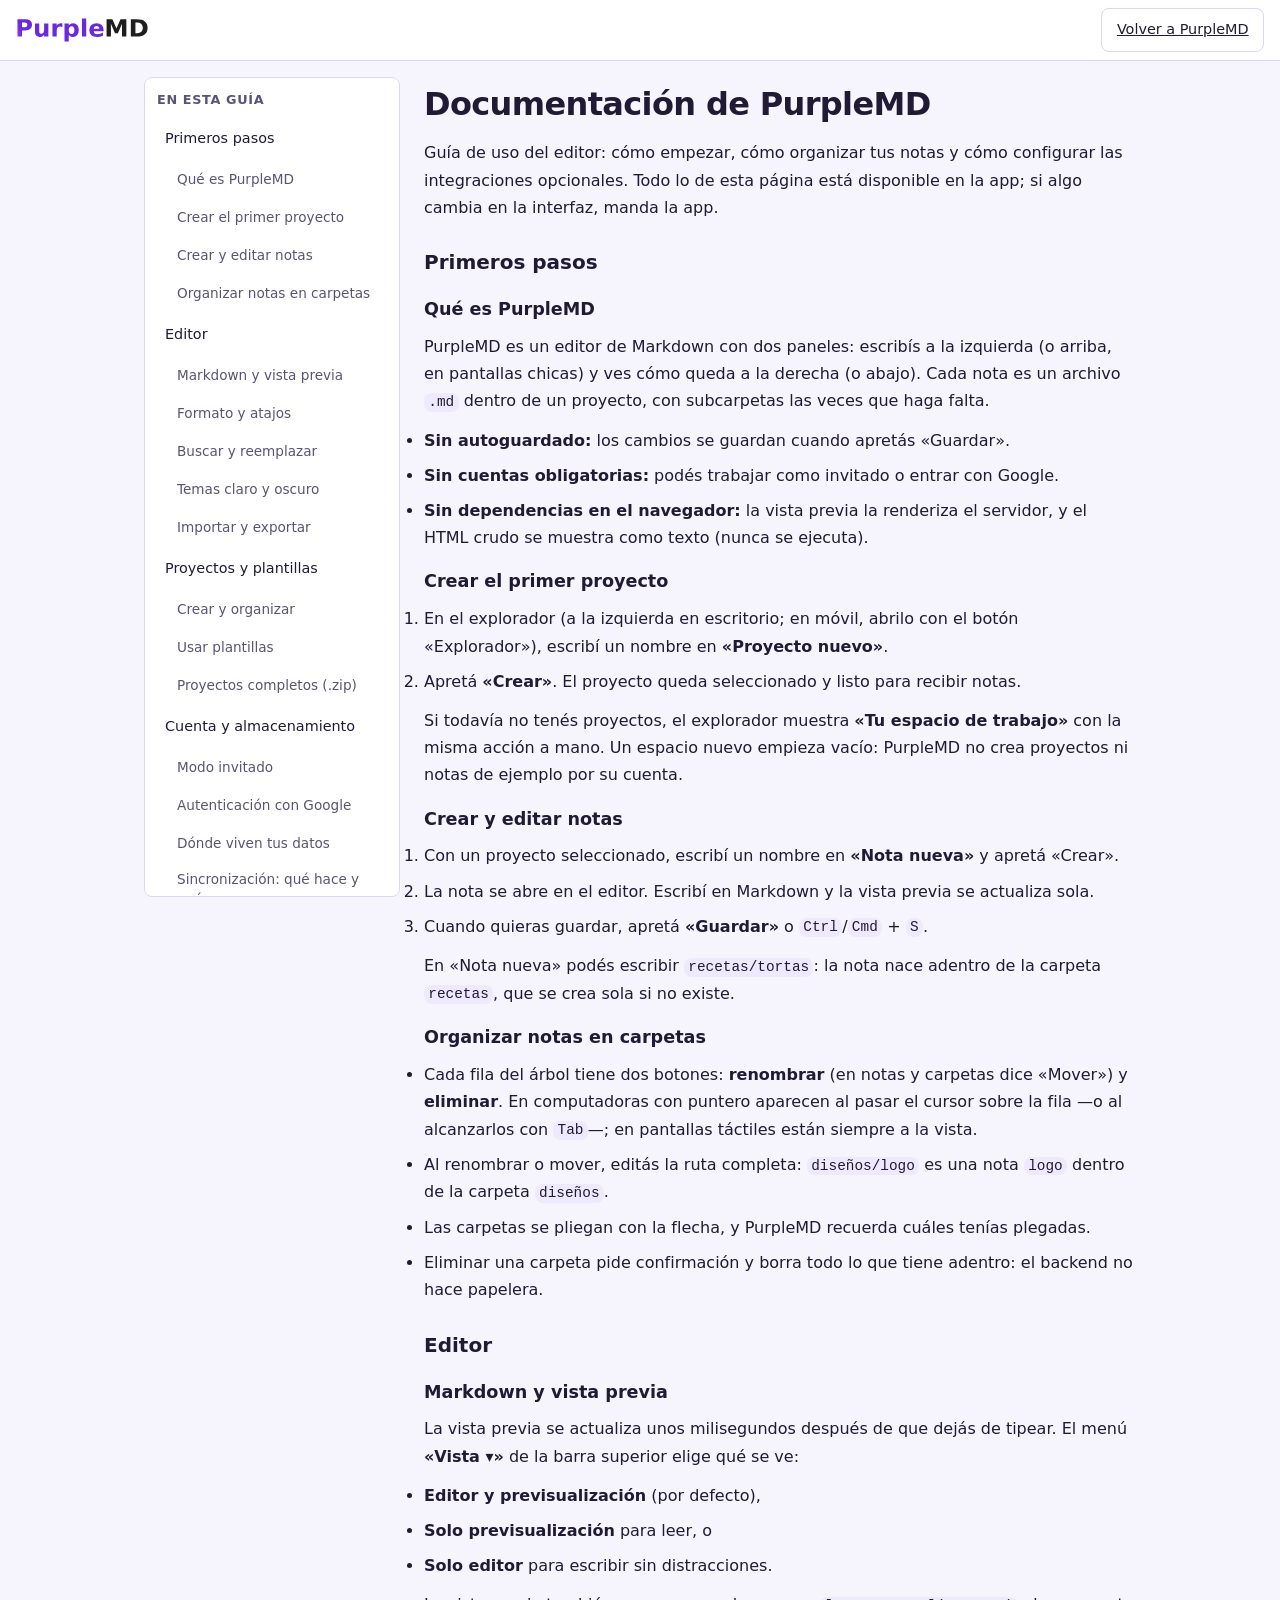
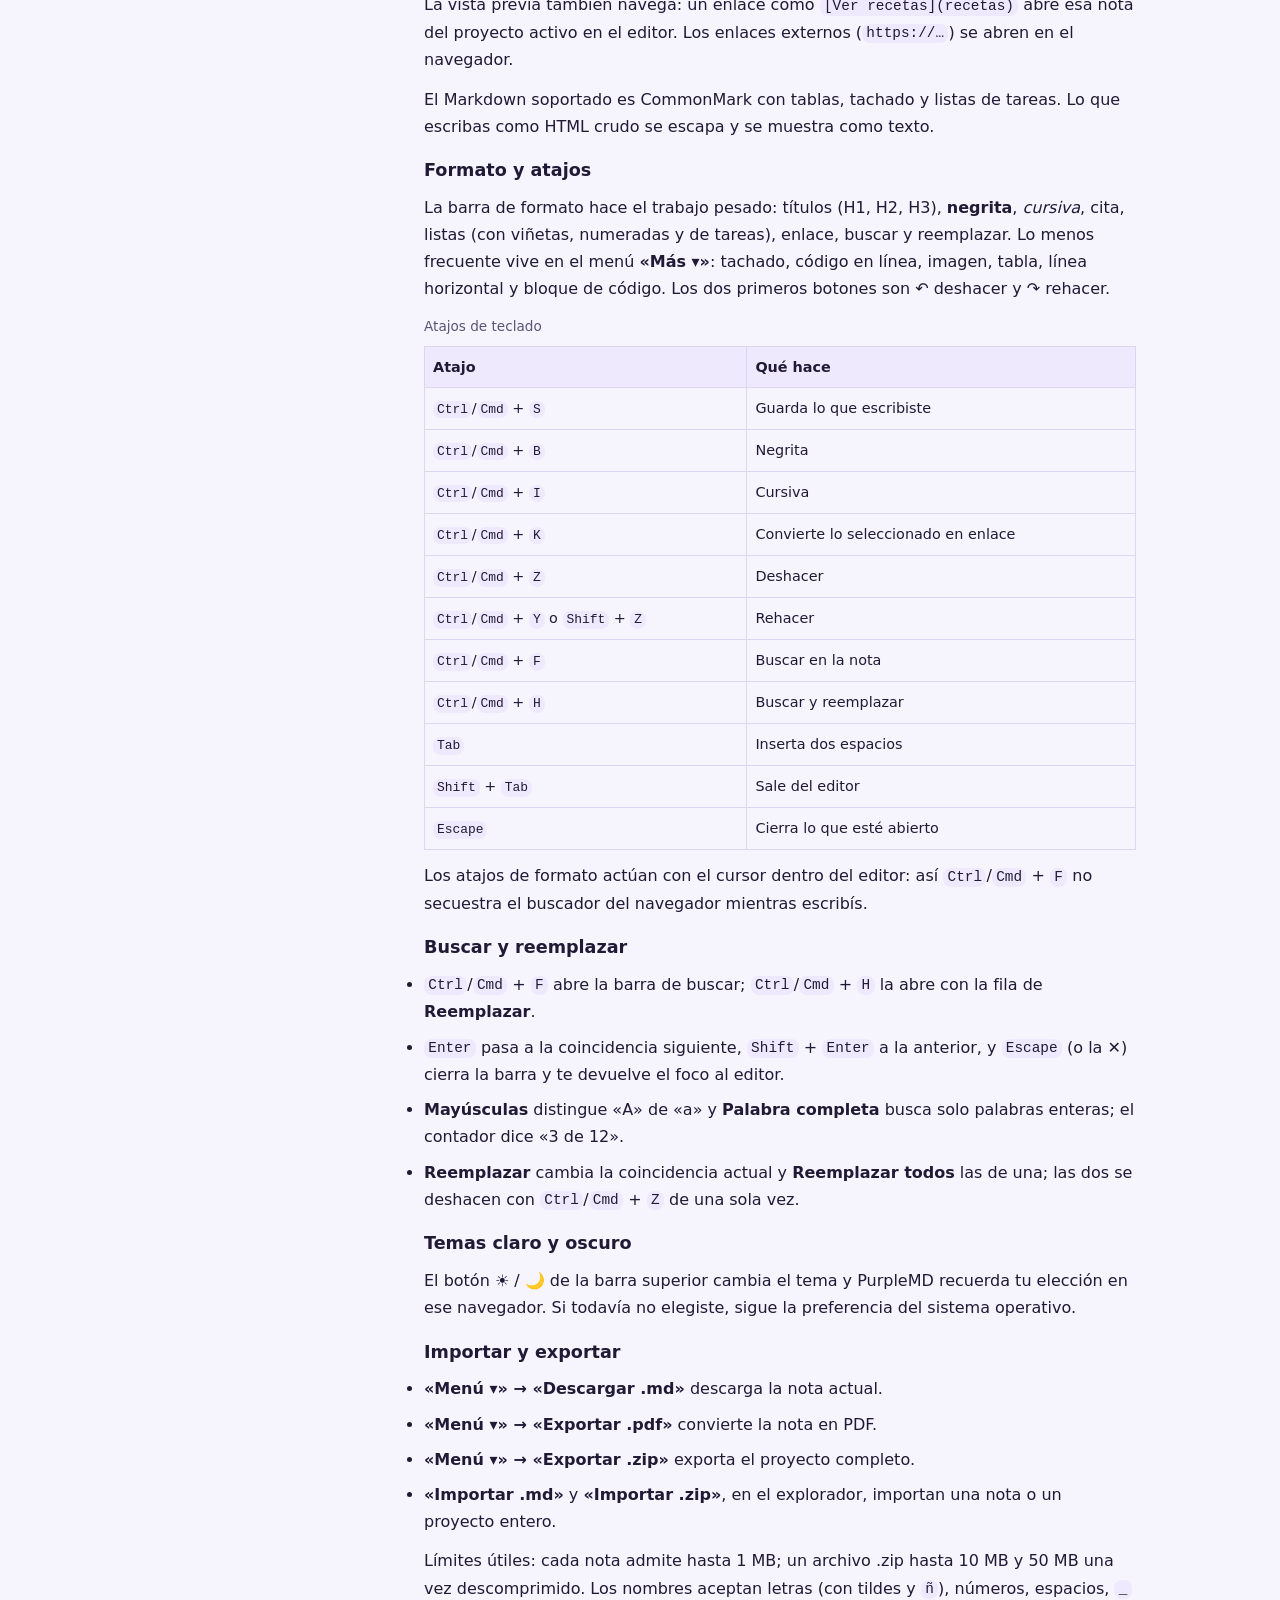
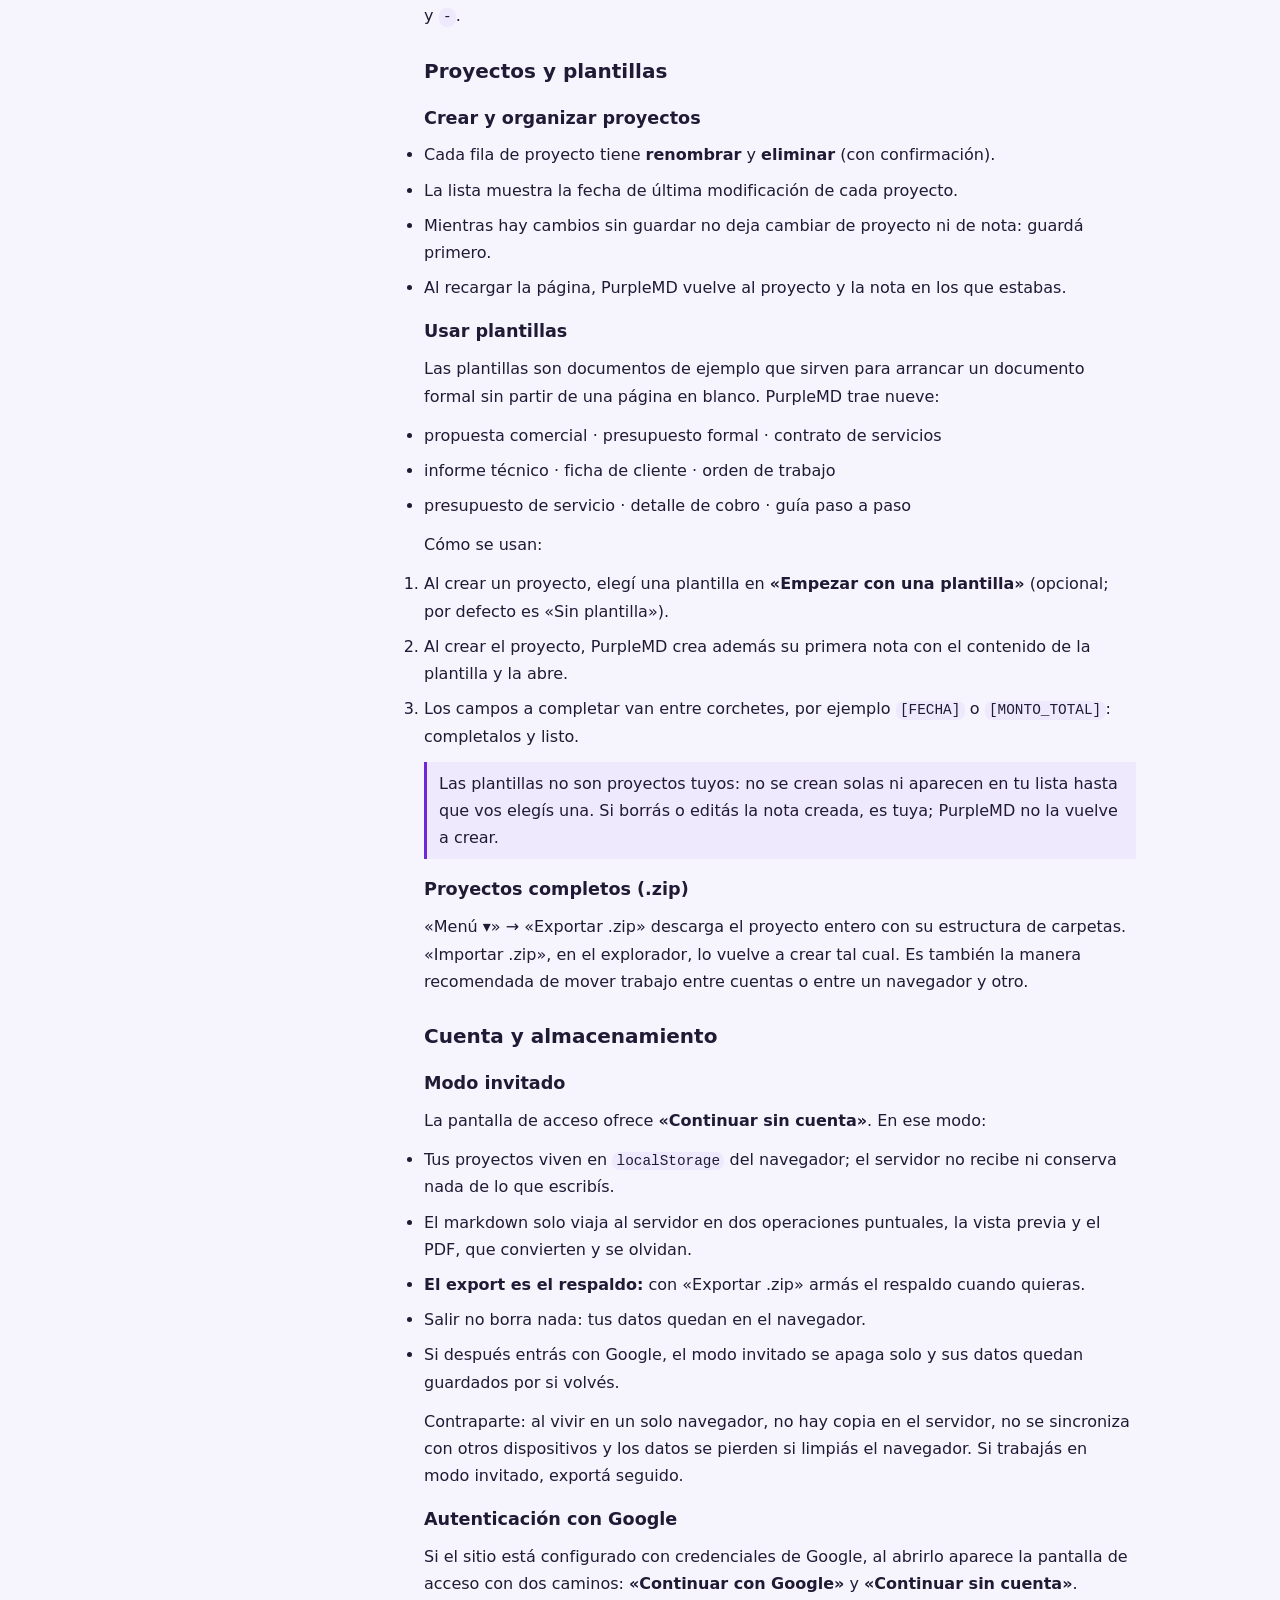
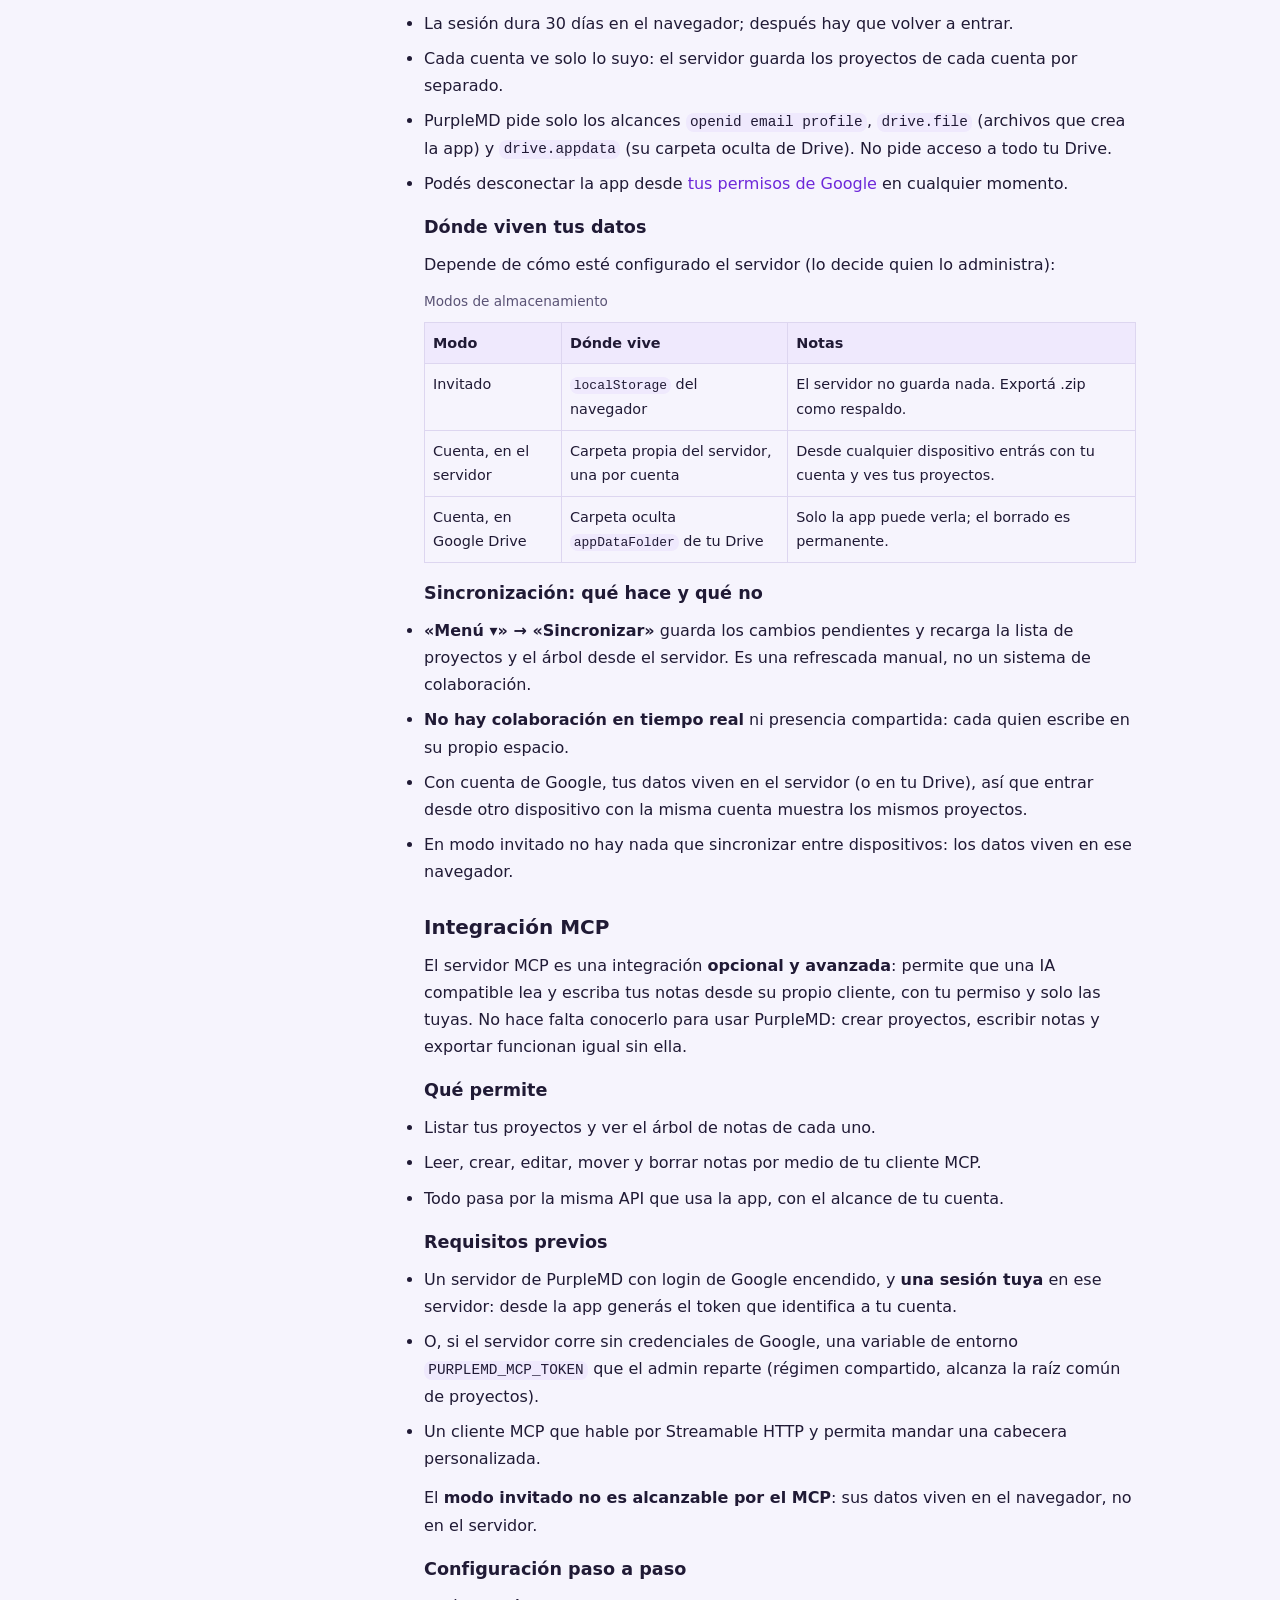
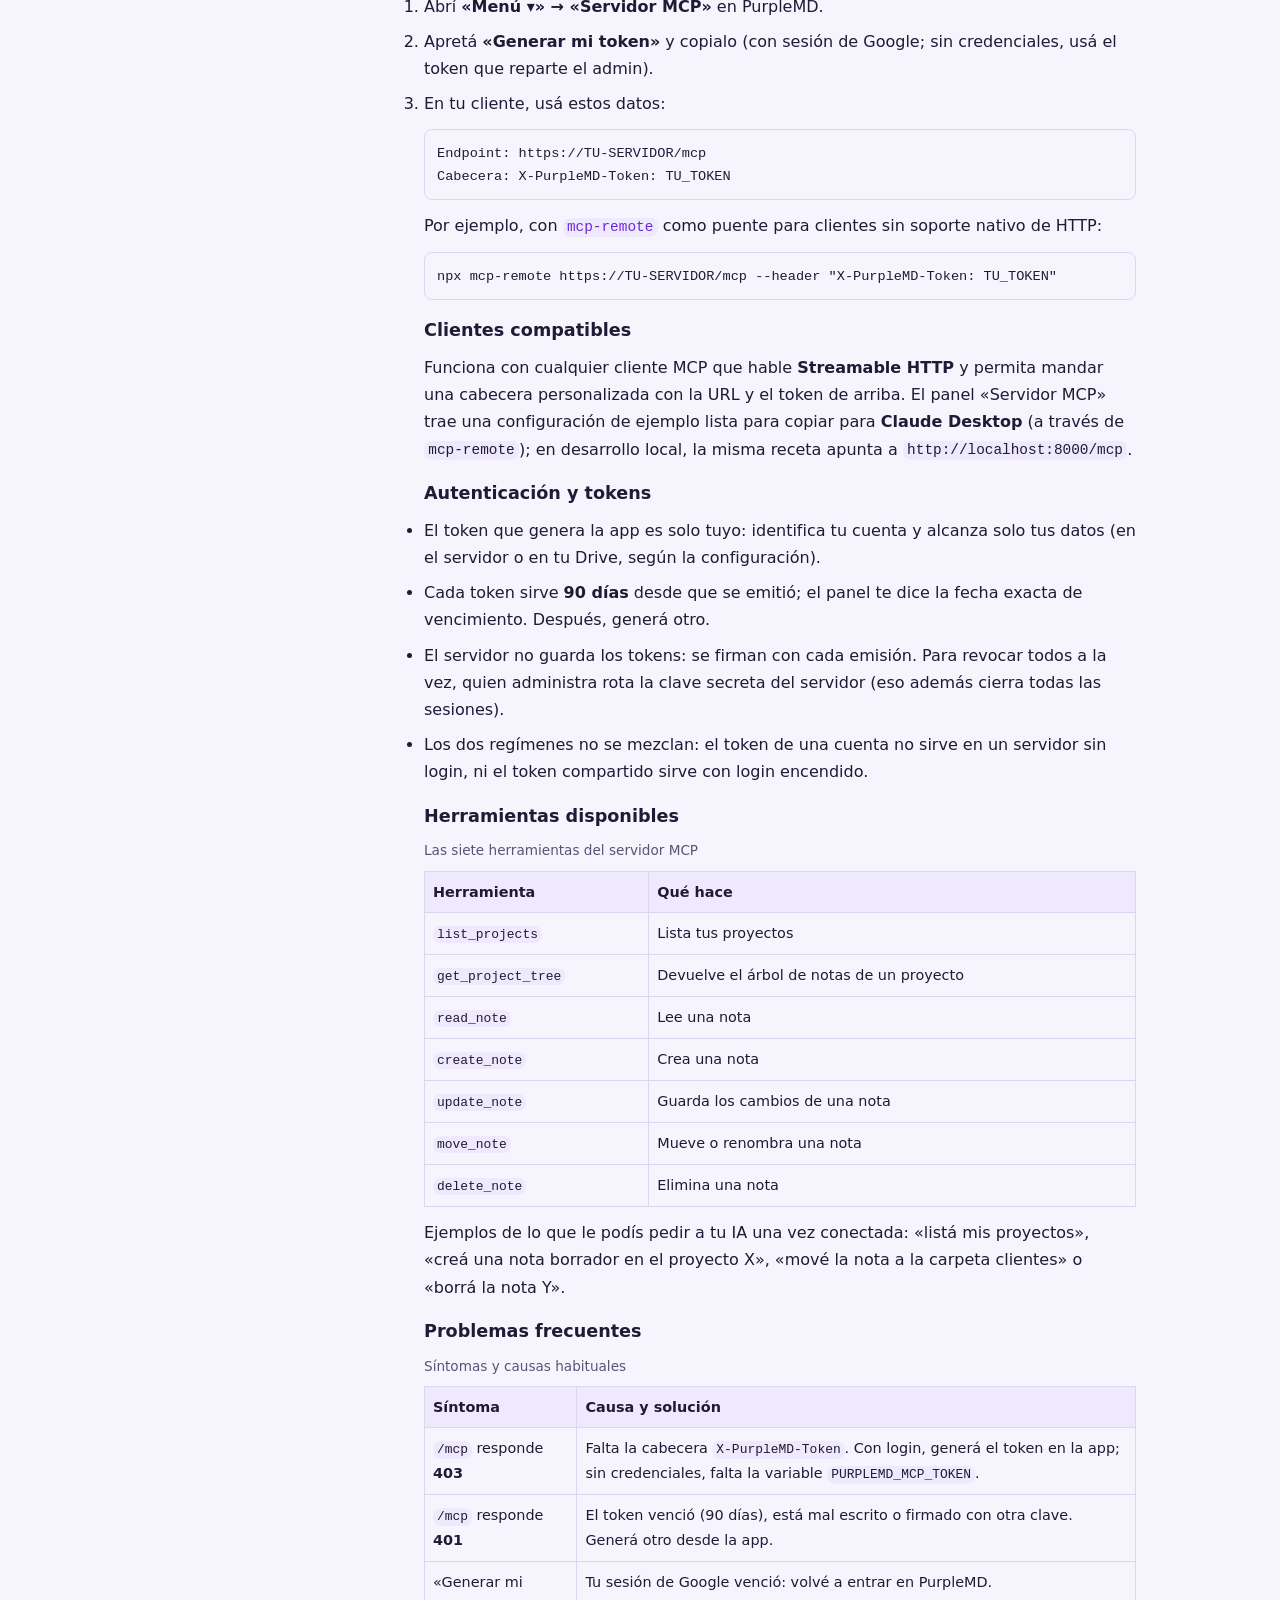
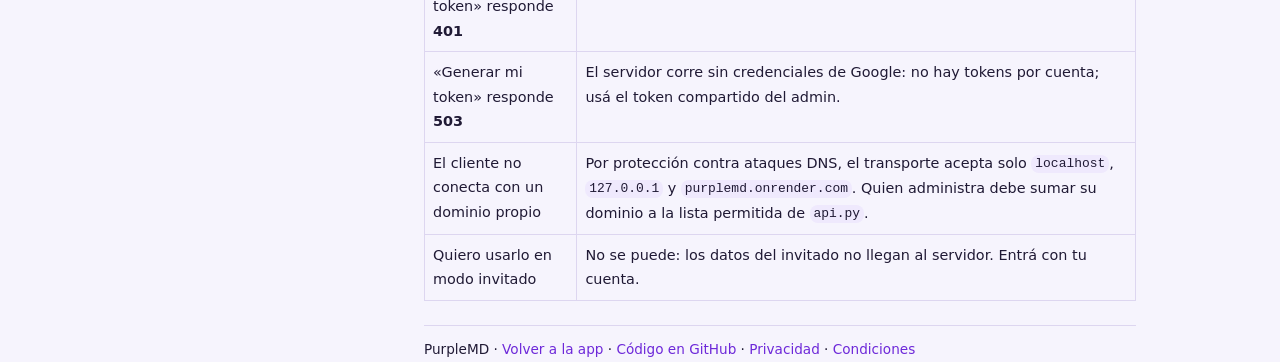
<file: static/wiki/index.html>
<!DOCTYPE html>
<html lang="es">
<head>
  <meta charset="utf-8">
  <meta name="viewport" content="width=device-width, initial-scale=1">
  <meta name="description" content="Documentación de PurpleMD: primeros pasos del editor, proyectos y plantillas, cuenta y almacenamiento, y configuración del servidor MCP.">
  <title>Documentación - PurpleMD</title>
  <script src="/static/js/tema.js"></script>
  <link rel="stylesheet" href="/static/css/style.css">
</head>
<body class="wiki-page">
  <header class="topbar wiki-topbar">
    <a class="wiki-marca" href="/" aria-label="Volver a PurpleMD">
      <img class="marca-img marca-img-claro" src="/static/assets/wordmark.svg" alt="PurpleMD" width="131" height="26">
      <img class="marca-img marca-img-oscuro" src="/static/assets/wordmark-oscuro.svg" alt="PurpleMD" width="131" height="26">
    </a>
    <a class="btn" href="/">Volver a PurpleMD</a>
  </header>

  <div class="wiki-cuerpo">
    <nav class="wiki-nav" aria-label="Secciones de la documentación">
      <h2 class="wiki-nav-titulo">En esta guía</h2>
      <ul>
        <li><a href="#primeros-pasos">Primeros pasos</a>
          <ul>
            <li><a href="#que-es">Qué es PurpleMD</a></li>
            <li><a href="#crear-proyecto">Crear el primer proyecto</a></li>
            <li><a href="#crear-notas">Crear y editar notas</a></li>
            <li><a href="#carpetas">Organizar notas en carpetas</a></li>
          </ul>
        </li>
        <li><a href="#editor">Editor</a>
          <ul>
            <li><a href="#vista-previa">Markdown y vista previa</a></li>
            <li><a href="#atajos">Formato y atajos</a></li>
            <li><a href="#buscar">Buscar y reemplazar</a></li>
            <li><a href="#temas">Temas claro y oscuro</a></li>
            <li><a href="#exportar">Importar y exportar</a></li>
          </ul>
        </li>
        <li><a href="#proyectos">Proyectos y plantillas</a>
          <ul>
            <li><a href="#organizar-proyectos">Crear y organizar</a></li>
            <li><a href="#plantillas">Usar plantillas</a></li>
            <li><a href="#zip">Proyectos completos (.zip)</a></li>
          </ul>
        </li>
        <li><a href="#cuenta">Cuenta y almacenamiento</a>
          <ul>
            <li><a href="#invitado">Modo invitado</a></li>
            <li><a href="#google">Autenticación con Google</a></li>
            <li><a href="#almacenamiento">Dónde viven tus datos</a></li>
            <li><a href="#sincronizacion">Sincronización: qué hace y qué no</a></li>
          </ul>
        </li>
        <li><a href="#mcp">Integración MCP</a>
          <ul>
            <li><a href="#mcp-que">Qué permite</a></li>
            <li><a href="#mcp-requisitos">Requisitos previos</a></li>
            <li><a href="#mcp-configuracion">Configuración paso a paso</a></li>
            <li><a href="#mcp-clientes">Clientes compatibles</a></li>
            <li><a href="#mcp-tokens">Autenticación y tokens</a></li>
            <li><a href="#mcp-herramientas">Herramientas disponibles</a></li>
            <li><a href="#mcp-problemas">Problemas frecuentes</a></li>
          </ul>
        </li>
      </ul>
    </nav>

    <main class="wiki-contenido legal-content">
      <h1>Documentación de PurpleMD</h1>
      <p>Guía de uso del editor: cómo empezar, cómo organizar tus notas y cómo configurar las integraciones opcionales. Todo lo de esta página está disponible en la app; si algo cambia en la interfaz, manda la app.</p>

      <!-- ============================================================ -->
      <h2 id="primeros-pasos">Primeros pasos</h2>

      <h3 id="que-es">Qué es PurpleMD</h3>
      <p>PurpleMD es un editor de Markdown con dos paneles: escribís a la izquierda (o arriba, en pantallas chicas) y ves cómo queda a la derecha (o abajo). Cada nota es un archivo <code>.md</code> dentro de un proyecto, con subcarpetas las veces que haga falta.</p>
      <ul>
        <li><strong>Sin autoguardado:</strong> los cambios se guardan cuando apretás «Guardar».</li>
        <li><strong>Sin cuentas obligatorias:</strong> podés trabajar como invitado o entrar con Google.</li>
        <li><strong>Sin dependencias en el navegador:</strong> la vista previa la renderiza el servidor, y el HTML crudo se muestra como texto (nunca se ejecuta).</li>
      </ul>

      <h3 id="crear-proyecto">Crear el primer proyecto</h3>
      <ol>
        <li>En el explorador (a la izquierda en escritorio; en móvil, abrilo con el botón «Explorador»), escribí un nombre en <strong>«Proyecto nuevo»</strong>.</li>
        <li>Apretá <strong>«Crear»</strong>. El proyecto queda seleccionado y listo para recibir notas.</li>
      </ol>
      <p>Si todavía no tenés proyectos, el explorador muestra <strong>«Tu espacio de trabajo»</strong> con la misma acción a mano. Un espacio nuevo empieza vacío: PurpleMD no crea proyectos ni notas de ejemplo por su cuenta.</p>

      <h3 id="crear-notas">Crear y editar notas</h3>
      <ol>
        <li>Con un proyecto seleccionado, escribí un nombre en <strong>«Nota nueva»</strong> y apretá «Crear».</li>
        <li>La nota se abre en el editor. Escribí en Markdown y la vista previa se actualiza sola.</li>
        <li>Cuando quieras guardar, apretá <strong>«Guardar»</strong> o <code>Ctrl</code>/<code>Cmd</code> + <code>S</code>.</li>
      </ol>
      <p>En «Nota nueva» podés escribir <code>recetas/tortas</code>: la nota nace adentro de la carpeta <code>recetas</code>, que se crea sola si no existe.</p>

      <h3 id="carpetas">Organizar notas en carpetas</h3>
      <ul>
        <li>Cada fila del árbol tiene dos botones: <strong>renombrar</strong> (en notas y carpetas dice «Mover») y <strong>eliminar</strong>. En computadoras con puntero aparecen al pasar el cursor sobre la fila —o al alcanzarlos con <code>Tab</code>—; en pantallas táctiles están siempre a la vista.</li>
        <li>Al renombrar o mover, editás la ruta completa: <code>diseños/logo</code> es una nota <code>logo</code> dentro de la carpeta <code>diseños</code>.</li>
        <li>Las carpetas se pliegan con la flecha, y PurpleMD recuerda cuáles tenías plegadas.</li>
        <li>Eliminar una carpeta pide confirmación y borra todo lo que tiene adentro: el backend no hace papelera.</li>
      </ul>

      <!-- ============================================================ -->
      <h2 id="editor">Editor</h2>

      <h3 id="vista-previa">Markdown y vista previa</h3>
      <p>La vista previa se actualiza unos milisegundos después de que dejás de tipear. El menú <strong>«Vista ▾»</strong> de la barra superior elige qué se ve:</p>
      <ul>
        <li><strong>Editor y previsualización</strong> (por defecto),</li>
        <li><strong>Solo previsualización</strong> para leer, o</li>
        <li><strong>Solo editor</strong> para escribir sin distracciones.</li>
      </ul>
      <p>La vista previa también navega: un enlace como <code>[Ver recetas](recetas)</code> abre esa nota del proyecto activo en el editor. Los enlaces externos (<code>https://…</code>) se abren en el navegador.</p>
      <p>El Markdown soportado es CommonMark con tablas, tachado y listas de tareas. Lo que escribas como HTML crudo se escapa y se muestra como texto.</p>

      <h3 id="atajos">Formato y atajos</h3>
      <p>La barra de formato hace el trabajo pesado: títulos (H1, H2, H3), <strong>negrita</strong>, <em>cursiva</em>, cita, listas (con viñetas, numeradas y de tareas), enlace, buscar y reemplazar. Lo menos frecuente vive en el menú <strong>«Más ▾»</strong>: tachado, código en línea, imagen, tabla, línea horizontal y bloque de código. Los dos primeros botones son ↶ deshacer y ↷ rehacer.</p>
      <table>
        <caption>Atajos de teclado</caption>
        <thead>
          <tr><th scope="col">Atajo</th><th scope="col">Qué hace</th></tr>
        </thead>
        <tbody>
          <tr><td><code>Ctrl</code>/<code>Cmd</code> + <code>S</code></td><td>Guarda lo que escribiste</td></tr>
          <tr><td><code>Ctrl</code>/<code>Cmd</code> + <code>B</code></td><td>Negrita</td></tr>
          <tr><td><code>Ctrl</code>/<code>Cmd</code> + <code>I</code></td><td>Cursiva</td></tr>
          <tr><td><code>Ctrl</code>/<code>Cmd</code> + <code>K</code></td><td>Convierte lo seleccionado en enlace</td></tr>
          <tr><td><code>Ctrl</code>/<code>Cmd</code> + <code>Z</code></td><td>Deshacer</td></tr>
          <tr><td><code>Ctrl</code>/<code>Cmd</code> + <code>Y</code> o <code>Shift</code> + <code>Z</code></td><td>Rehacer</td></tr>
          <tr><td><code>Ctrl</code>/<code>Cmd</code> + <code>F</code></td><td>Buscar en la nota</td></tr>
          <tr><td><code>Ctrl</code>/<code>Cmd</code> + <code>H</code></td><td>Buscar y reemplazar</td></tr>
          <tr><td><code>Tab</code></td><td>Inserta dos espacios</td></tr>
          <tr><td><code>Shift</code> + <code>Tab</code></td><td>Sale del editor</td></tr>
          <tr><td><code>Escape</code></td><td>Cierra lo que esté abierto</td></tr>
        </tbody>
      </table>
      <p>Los atajos de formato actúan con el cursor dentro del editor: así <code>Ctrl</code>/<code>Cmd</code> + <code>F</code> no secuestra el buscador del navegador mientras escribís.</p>

      <h3 id="buscar">Buscar y reemplazar</h3>
      <ul>
        <li><code>Ctrl</code>/<code>Cmd</code> + <code>F</code> abre la barra de buscar; <code>Ctrl</code>/<code>Cmd</code> + <code>H</code> la abre con la fila de <strong>Reemplazar</strong>.</li>
        <li><code>Enter</code> pasa a la coincidencia siguiente, <code>Shift</code> + <code>Enter</code> a la anterior, y <code>Escape</code> (o la ✕) cierra la barra y te devuelve el foco al editor.</li>
        <li><strong>Mayúsculas</strong> distingue «A» de «a» y <strong>Palabra completa</strong> busca solo palabras enteras; el contador dice «3 de 12».</li>
        <li><strong>Reemplazar</strong> cambia la coincidencia actual y <strong>Reemplazar todos</strong> las de una; las dos se deshacen con <code>Ctrl</code>/<code>Cmd</code> + <code>Z</code> de una sola vez.</li>
      </ul>

      <h3 id="temas">Temas claro y oscuro</h3>
      <p>El botón ☀ / 🌙 de la barra superior cambia el tema y PurpleMD recuerda tu elección en ese navegador. Si todavía no elegiste, sigue la preferencia del sistema operativo.</p>

      <h3 id="exportar">Importar y exportar</h3>
      <ul>
        <li><strong>«Menú ▾» → «Descargar .md»</strong> descarga la nota actual.</li>
        <li><strong>«Menú ▾» → «Exportar .pdf»</strong> convierte la nota en PDF.</li>
        <li><strong>«Menú ▾» → «Exportar .zip»</strong> exporta el proyecto completo.</li>
        <li><strong>«Importar .md»</strong> y <strong>«Importar .zip»</strong>, en el explorador, importan una nota o un proyecto entero.</li>
      </ul>
      <p>Límites útiles: cada nota admite hasta 1 MB; un archivo .zip hasta 10 MB y 50 MB una vez descomprimido. Los nombres aceptan letras (con tildes y <code>ñ</code>), números, espacios, <code>_</code> y <code>-</code>.</p>

      <!-- ============================================================ -->
      <h2 id="proyectos">Proyectos y plantillas</h2>

      <h3 id="organizar-proyectos">Crear y organizar proyectos</h3>
      <ul>
        <li>Cada fila de proyecto tiene <strong>renombrar</strong> y <strong>eliminar</strong> (con confirmación).</li>
        <li>La lista muestra la fecha de última modificación de cada proyecto.</li>
        <li>Mientras hay cambios sin guardar no deja cambiar de proyecto ni de nota: guardá primero.</li>
        <li>Al recargar la página, PurpleMD vuelve al proyecto y la nota en los que estabas.</li>
      </ul>

      <h3 id="plantillas">Usar plantillas</h3>
      <p>Las plantillas son documentos de ejemplo que sirven para arrancar un documento formal sin partir de una página en blanco. PurpleMD trae nueve:</p>
      <ul>
        <li>propuesta comercial · presupuesto formal · contrato de servicios</li>
        <li>informe técnico · ficha de cliente · orden de trabajo</li>
        <li>presupuesto de servicio · detalle de cobro · guía paso a paso</li>
      </ul>
      <p>Cómo se usan:</p>
      <ol>
        <li>Al crear un proyecto, elegí una plantilla en <strong>«Empezar con una plantilla»</strong> (opcional; por defecto es «Sin plantilla»).</li>
        <li>Al crear el proyecto, PurpleMD crea además su primera nota con el contenido de la plantilla y la abre.</li>
        <li>Los campos a completar van entre corchetes, por ejemplo <code>[FECHA]</code> o <code>[MONTO_TOTAL]</code>: completalos y listo.</li>
      </ol>
      <blockquote>
        <p>Las plantillas no son proyectos tuyos: no se crean solas ni aparecen en tu lista hasta que vos elegís una. Si borrás o editás la nota creada, es tuya; PurpleMD no la vuelve a crear.</p>
      </blockquote>

      <h3 id="zip">Proyectos completos (.zip)</h3>
      <p>«Menú ▾» → «Exportar .zip» descarga el proyecto entero con su estructura de carpetas. «Importar .zip», en el explorador, lo vuelve a crear tal cual. Es también la manera recomendada de mover trabajo entre cuentas o entre un navegador y otro.</p>

      <!-- ============================================================ -->
      <h2 id="cuenta">Cuenta y almacenamiento</h2>

      <h3 id="invitado">Modo invitado</h3>
      <p>La pantalla de acceso ofrece <strong>«Continuar sin cuenta»</strong>. En ese modo:</p>
      <ul>
        <li>Tus proyectos viven en <code>localStorage</code> del navegador; el servidor no recibe ni conserva nada de lo que escribís.</li>
        <li>El markdown solo viaja al servidor en dos operaciones puntuales, la vista previa y el PDF, que convierten y se olvidan.</li>
        <li><strong>El export es el respaldo:</strong> con «Exportar .zip» armás el respaldo cuando quieras.</li>
        <li>Salir no borra nada: tus datos quedan en el navegador.</li>
        <li>Si después entrás con Google, el modo invitado se apaga solo y sus datos quedan guardados por si volvés.</li>
      </ul>
      <p>Contraparte: al vivir en un solo navegador, no hay copia en el servidor, no se sincroniza con otros dispositivos y los datos se pierden si limpiás el navegador. Si trabajás en modo invitado, exportá seguido.</p>

      <h3 id="google">Autenticación con Google</h3>
      <p>Si el sitio está configurado con credenciales de Google, al abrirlo aparece la pantalla de acceso con dos caminos: <strong>«Continuar con Google»</strong> y <strong>«Continuar sin cuenta»</strong>.</p>
      <ul>
        <li>La sesión dura 30 días en el navegador; después hay que volver a entrar.</li>
        <li>Cada cuenta ve solo lo suyo: el servidor guarda los proyectos de cada cuenta por separado.</li>
        <li>PurpleMD pide solo los alcances <code>openid email profile</code>, <code>drive.file</code> (archivos que crea la app) y <code>drive.appdata</code> (su carpeta oculta de Drive). No pide acceso a todo tu Drive.</li>
        <li>Podés desconectar la app desde <a href="https://myaccount.google.com/permissions">tus permisos de Google</a> en cualquier momento.</li>
      </ul>

      <h3 id="almacenamiento">Dónde viven tus datos</h3>
      <p>Depende de cómo esté configurado el servidor (lo decide quien lo administra):</p>
      <table>
        <caption>Modos de almacenamiento</caption>
        <thead>
          <tr><th scope="col">Modo</th><th scope="col">Dónde vive</th><th scope="col">Notas</th></tr>
        </thead>
        <tbody>
          <tr>
            <td>Invitado</td>
            <td><code>localStorage</code> del navegador</td>
            <td>El servidor no guarda nada. Exportá .zip como respaldo.</td>
          </tr>
          <tr>
            <td>Cuenta, en el servidor</td>
            <td>Carpeta propia del servidor, una por cuenta</td>
            <td>Desde cualquier dispositivo entrás con tu cuenta y ves tus proyectos.</td>
          </tr>
          <tr>
            <td>Cuenta, en Google Drive</td>
            <td>Carpeta oculta <code>appDataFolder</code> de tu Drive</td>
            <td>Solo la app puede verla; el borrado es permanente.</td>
          </tr>
        </tbody>
      </table>

      <h3 id="sincronizacion">Sincronización: qué hace y qué no</h3>
      <ul>
        <li><strong>«Menú ▾» → «Sincronizar»</strong> guarda los cambios pendientes y recarga la lista de proyectos y el árbol desde el servidor. Es una refrescada manual, no un sistema de colaboración.</li>
        <li><strong>No hay colaboración en tiempo real</strong> ni presencia compartida: cada quien escribe en su propio espacio.</li>
        <li>Con cuenta de Google, tus datos viven en el servidor (o en tu Drive), así que entrar desde otro dispositivo con la misma cuenta muestra los mismos proyectos.</li>
        <li>En modo invitado no hay nada que sincronizar entre dispositivos: los datos viven en ese navegador.</li>
      </ul>

      <!-- ============================================================ -->
      <h2 id="mcp">Integración MCP</h2>
      <p>El servidor MCP es una integración <strong>opcional y avanzada</strong>: permite que una IA compatible lea y escriba tus notas desde su propio cliente, con tu permiso y solo las tuyas. No hace falta conocerlo para usar PurpleMD: crear proyectos, escribir notas y exportar funcionan igual sin ella.</p>

      <h3 id="mcp-que">Qué permite</h3>
      <ul>
        <li>Listar tus proyectos y ver el árbol de notas de cada uno.</li>
        <li>Leer, crear, editar, mover y borrar notas por medio de tu cliente MCP.</li>
        <li>Todo pasa por la misma API que usa la app, con el alcance de tu cuenta.</li>
      </ul>

      <h3 id="mcp-requisitos">Requisitos previos</h3>
      <ul>
        <li>Un servidor de PurpleMD con login de Google encendido, y <strong>una sesión tuya</strong> en ese servidor: desde la app generás el token que identifica a tu cuenta.</li>
        <li>O, si el servidor corre sin credenciales de Google, una variable de entorno <code>PURPLEMD_MCP_TOKEN</code> que el admin reparte (régimen compartido, alcanza la raíz común de proyectos).</li>
        <li>Un cliente MCP que hable por Streamable HTTP y permita mandar una cabecera personalizada.</li>
      </ul>
      <p>El <strong>modo invitado no es alcanzable por el MCP</strong>: sus datos viven en el navegador, no en el servidor.</p>

      <h3 id="mcp-configuracion">Configuración paso a paso</h3>
      <ol>
        <li>Abrí <strong>«Menú ▾» → «Servidor MCP»</strong> en PurpleMD.</li>
        <li>Apretá <strong>«Generar mi token»</strong> y copialo (con sesión de Google; sin credenciales, usá el token que reparte el admin).</li>
        <li>En tu cliente, usá estos datos:</li>
      </ol>
      <pre><code>Endpoint: https://TU-SERVIDOR/mcp
Cabecera: X-PurpleMD-Token: TU_TOKEN</code></pre>
      <p>Por ejemplo, con <a href="https://www.npmjs.com/package/mcp-remote"><code>mcp-remote</code></a> como puente para clientes sin soporte nativo de HTTP:</p>
      <pre><code>npx mcp-remote https://TU-SERVIDOR/mcp --header "X-PurpleMD-Token: TU_TOKEN"</code></pre>

      <h3 id="mcp-clientes">Clientes compatibles</h3>
      <p>Funciona con cualquier cliente MCP que hable <strong>Streamable HTTP</strong> y permita mandar una cabecera personalizada con la URL y el token de arriba. El panel «Servidor MCP» trae una configuración de ejemplo lista para copiar para <strong>Claude Desktop</strong> (a través de <code>mcp-remote</code>); en desarrollo local, la misma receta apunta a <code>http://localhost:8000/mcp</code>.</p>

      <h3 id="mcp-tokens">Autenticación y tokens</h3>
      <ul>
        <li>El token que genera la app es solo tuyo: identifica tu cuenta y alcanza solo tus datos (en el servidor o en tu Drive, según la configuración).</li>
        <li>Cada token sirve <strong>90 días</strong> desde que se emitió; el panel te dice la fecha exacta de vencimiento. Después, generá otro.</li>
        <li>El servidor no guarda los tokens: se firman con cada emisión. Para revocar todos a la vez, quien administra rota la clave secreta del servidor (eso además cierra todas las sesiones).</li>
        <li>Los dos regímenes no se mezclan: el token de una cuenta no sirve en un servidor sin login, ni el token compartido sirve con login encendido.</li>
      </ul>

      <h3 id="mcp-herramientas">Herramientas disponibles</h3>
      <table>
        <caption>Las siete herramientas del servidor MCP</caption>
        <thead>
          <tr><th scope="col">Herramienta</th><th scope="col">Qué hace</th></tr>
        </thead>
        <tbody>
          <tr><td><code>list_projects</code></td><td>Lista tus proyectos</td></tr>
          <tr><td><code>get_project_tree</code></td><td>Devuelve el árbol de notas de un proyecto</td></tr>
          <tr><td><code>read_note</code></td><td>Lee una nota</td></tr>
          <tr><td><code>create_note</code></td><td>Crea una nota</td></tr>
          <tr><td><code>update_note</code></td><td>Guarda los cambios de una nota</td></tr>
          <tr><td><code>move_note</code></td><td>Mueve o renombra una nota</td></tr>
          <tr><td><code>delete_note</code></td><td>Elimina una nota</td></tr>
        </tbody>
      </table>
      <p>Ejemplos de lo que le podís pedir a tu IA una vez conectada: «listá mis proyectos», «creá una nota borrador en el proyecto X», «mové la nota a la carpeta clientes» o «borrá la nota Y».</p>

      <h3 id="mcp-problemas">Problemas frecuentes</h3>
      <table>
        <caption>Síntomas y causas habituales</caption>
        <thead>
          <tr><th scope="col">Síntoma</th><th scope="col">Causa y solución</th></tr>
        </thead>
        <tbody>
          <tr>
            <td><code>/mcp</code> responde <strong>403</strong></td>
            <td>Falta la cabecera <code>X-PurpleMD-Token</code>. Con login, generá el token en la app; sin credenciales, falta la variable <code>PURPLEMD_MCP_TOKEN</code>.</td>
          </tr>
          <tr>
            <td><code>/mcp</code> responde <strong>401</strong></td>
            <td>El token venció (90 días), está mal escrito o firmado con otra clave. Generá otro desde la app.</td>
          </tr>
          <tr>
            <td>«Generar mi token» responde <strong>401</strong></td>
            <td>Tu sesión de Google venció: volvé a entrar en PurpleMD.</td>
          </tr>
          <tr>
            <td>«Generar mi token» responde <strong>503</strong></td>
            <td>El servidor corre sin credenciales de Google: no hay tokens por cuenta; usá el token compartido del admin.</td>
          </tr>
          <tr>
            <td>El cliente no conecta con un dominio propio</td>
            <td>Por protección contra ataques DNS, el transporte acepta solo <code>localhost</code>, <code>127.0.0.1</code> y <code>purplemd.onrender.com</code>. Quien administra debe sumar su dominio a la lista permitida de <code>api.py</code>.</td>
          </tr>
          <tr>
            <td>Quiero usarlo en modo invitado</td>
            <td>No se puede: los datos del invitado no llegan al servidor. Entrá con tu cuenta.</td>
          </tr>
        </tbody>
      </table>

      <footer class="wiki-pie">
        <p>PurpleMD · <a href="/">Volver a la app</a> · <a href="https://github.com/ltrecanao/purplemd">Código en GitHub</a> · <a href="/privacy">Privacidad</a> · <a href="/terms">Condiciones</a></p>
      </footer>
    </main>
  </div>
</body>
</html>
</file>
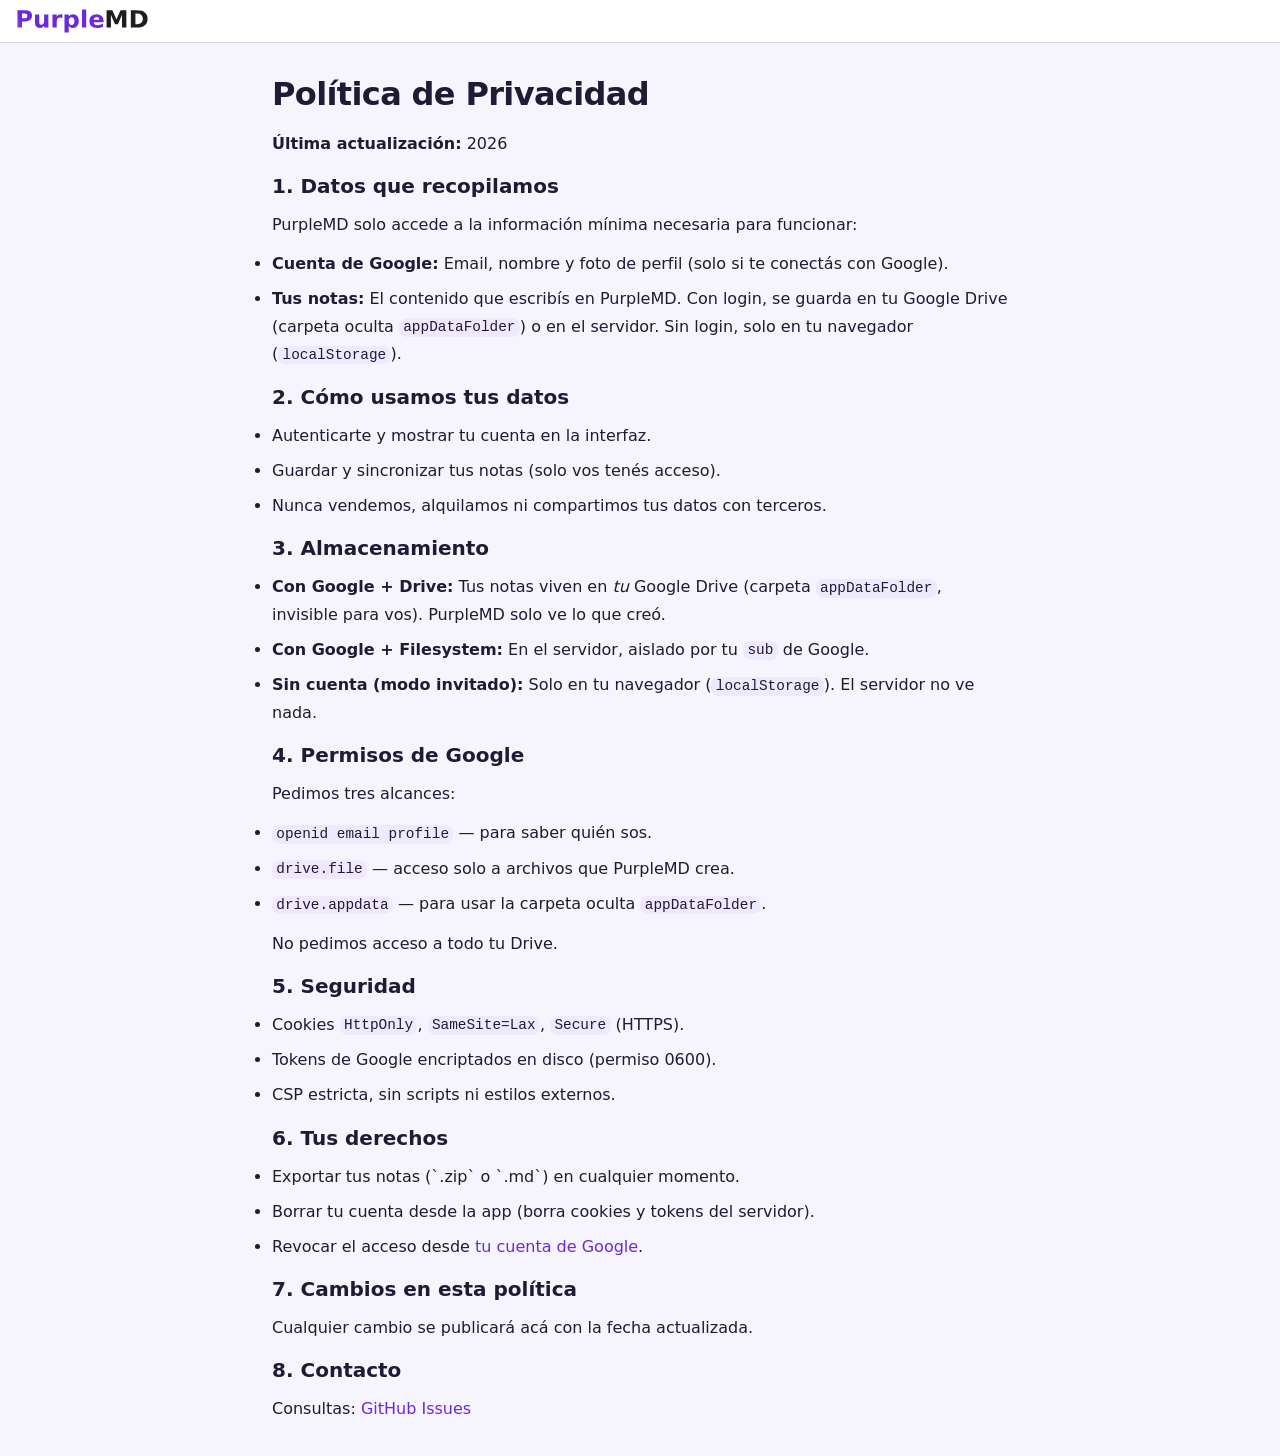
<file: static/privacy.html>
<!DOCTYPE html>
<html lang="es">
<head>
  <meta charset="utf-8">
  <meta name="viewport" content="width=device-width, initial-scale=1">
  <title>Política de Privacidad - PurpleMD</title>
  <script src="/static/js/tema.js"></script>
  <link rel="stylesheet" href="/static/css/style.css">
</head>
<body class="legal-page">
  <header class="topbar">
    <h1 class="marca">
      <img class="marca-img marca-img-claro" src="/static/assets/wordmark.svg" alt="PurpleMD" width="131" height="26">
      <img class="marca-img marca-img-oscuro" src="/static/assets/wordmark-oscuro.svg" alt="PurpleMD" width="131" height="26">
    </h1>
  </header>
  <main class="legal-main">
    <article class="legal-content">
      <h1>Política de Privacidad</h1>
      <p><strong>Última actualización:</strong> 2026</p>
      
      <h2>1. Datos que recopilamos</h2>
      <p>PurpleMD solo accede a la información mínima necesaria para funcionar:</p>
      <ul>
        <li><strong>Cuenta de Google:</strong> Email, nombre y foto de perfil (solo si te conectás con Google).</li>
        <li><strong>Tus notas:</strong> El contenido que escribís en PurpleMD. Con login, se guarda en tu Google Drive (carpeta oculta <code>appDataFolder</code>) o en el servidor. Sin login, solo en tu navegador (<code>localStorage</code>).</li>
      </ul>
      
      <h2>2. Cómo usamos tus datos</h2>
      <ul>
        <li>Autenticarte y mostrar tu cuenta en la interfaz.</li>
        <li>Guardar y sincronizar tus notas (solo vos tenés acceso).</li>
        <li>Nunca vendemos, alquilamos ni compartimos tus datos con terceros.</li>
      </ul>
      
      <h2>3. Almacenamiento</h2>
      <ul>
        <li><strong>Con Google + Drive:</strong> Tus notas viven en <em>tu</em> Google Drive (carpeta <code>appDataFolder</code>, invisible para vos). PurpleMD solo ve lo que creó.</li>
        <li><strong>Con Google + Filesystem:</strong> En el servidor, aislado por tu <code>sub</code> de Google.</li>
        <li><strong>Sin cuenta (modo invitado):</strong> Solo en tu navegador (<code>localStorage</code>). El servidor no ve nada.</li>
      </ul>
      
      <h2>4. Permisos de Google</h2>
      <p>Pedimos tres alcances:</p>
      <ul>
        <li><code>openid email profile</code> — para saber quién sos.</li>
        <li><code>drive.file</code> — acceso solo a archivos que PurpleMD crea.</li>
        <li><code>drive.appdata</code> — para usar la carpeta oculta <code>appDataFolder</code>.</li>
      </ul>
      <p>No pedimos acceso a todo tu Drive.</p>
      
      <h2>5. Seguridad</h2>
      <ul>
        <li>Cookies <code>HttpOnly</code>, <code>SameSite=Lax</code>, <code>Secure</code> (HTTPS).</li>
        <li>Tokens de Google encriptados en disco (permiso 0600).</li>
        <li>CSP estricta, sin scripts ni estilos externos.</li>
      </ul>
      
      <h2>6. Tus derechos</h2>
      <ul>
        <li>Exportar tus notas (`.zip` o `.md`) en cualquier momento.</li>
        <li>Borrar tu cuenta desde la app (borra cookies y tokens del servidor).</li>
        <li>Revocar el acceso desde <a href="https://myaccount.google.com/permissions">tu cuenta de Google</a>.</li>
      </ul>
      
      <h2>7. Cambios en esta política</h2>
      <p>Cualquier cambio se publicará acá con la fecha actualizada.</p>
      
      <h2>8. Contacto</h2>
      <p>Consultas: <a href="https://github.com/ltrecanao/purplemd/issues">GitHub Issues</a></p>
    </article>
  </main>
</body>
</html>
</file>
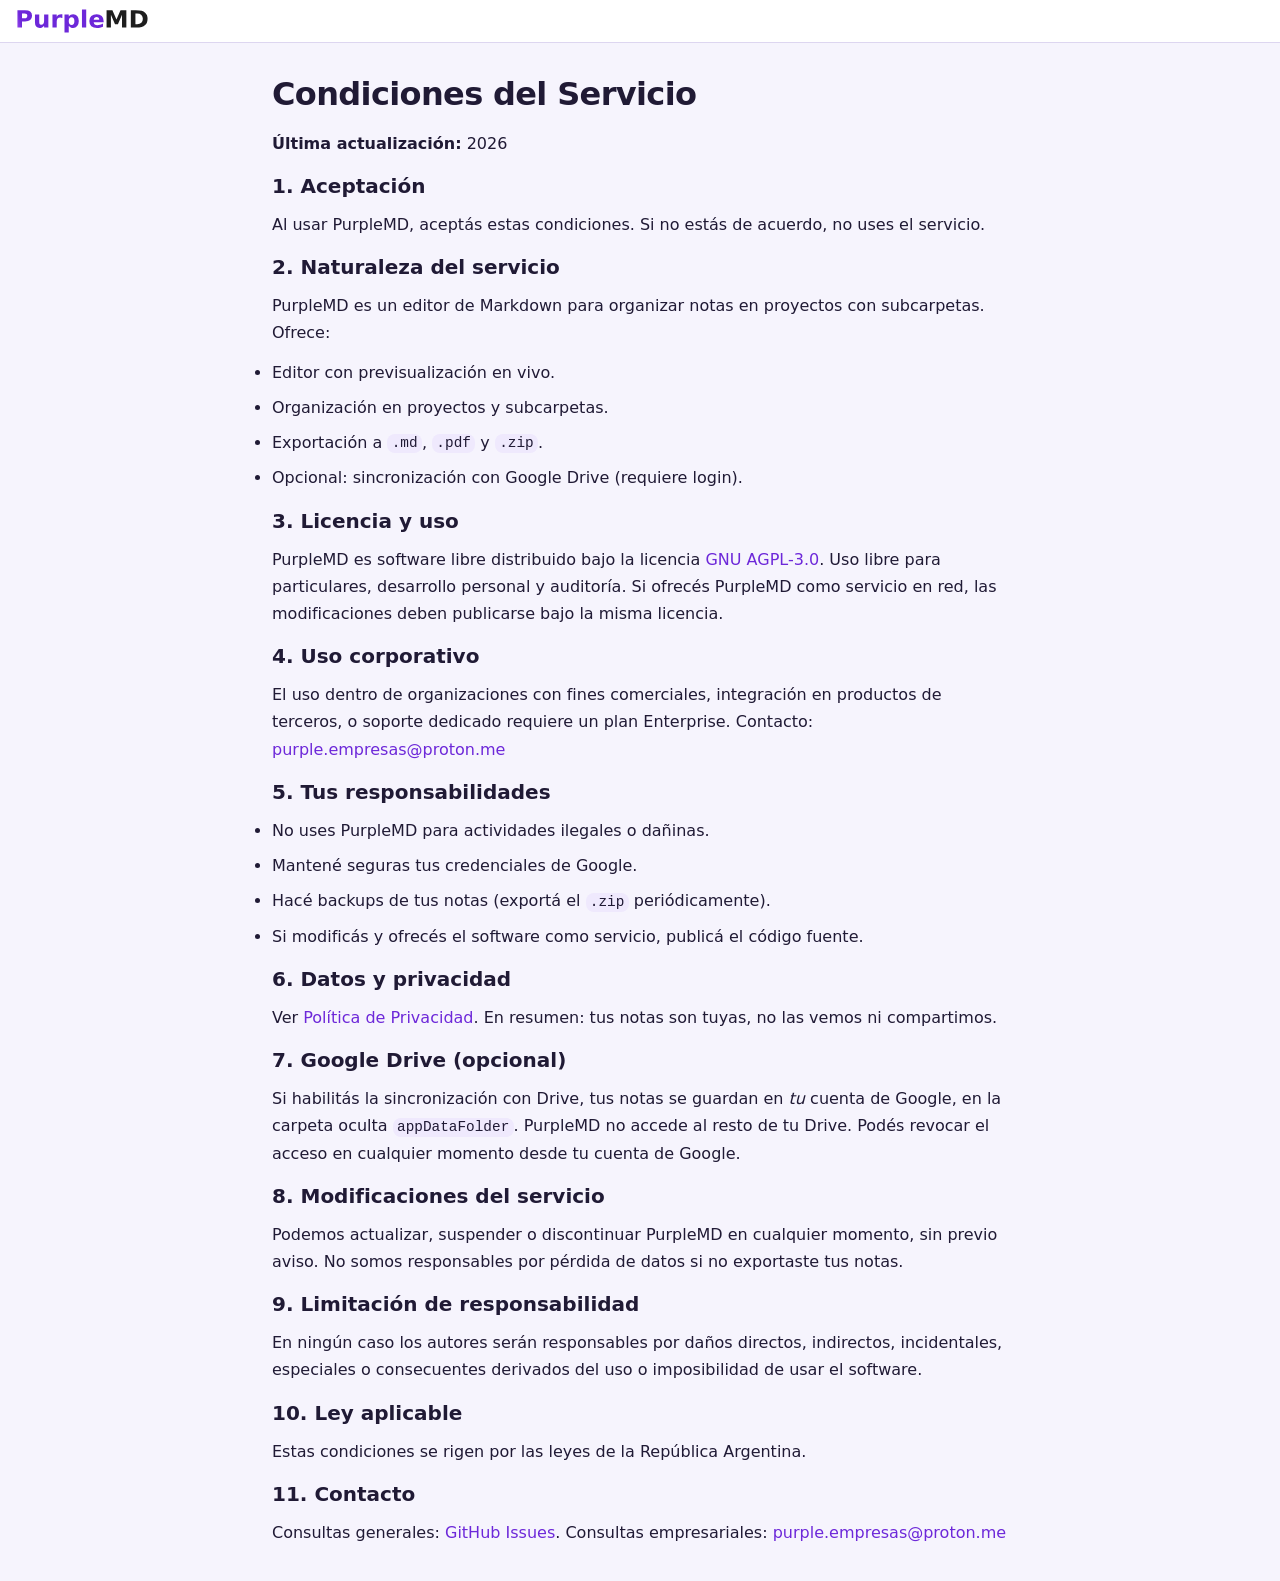
<file: static/terms.html>
<!DOCTYPE html>
<html lang="es">
<head>
  <meta charset="utf-8">
  <meta name="viewport" content="width=device-width, initial-scale=1">
  <title>Condiciones del Servicio - PurpleMD</title>
  <script src="/static/js/tema.js"></script>
  <link rel="stylesheet" href="/static/css/style.css">
</head>
<body class="legal-page">
  <header class="topbar">
    <h1 class="marca">
      <img class="marca-img marca-img-claro" src="/static/assets/wordmark.svg" alt="PurpleMD" width="131" height="26">
      <img class="marca-img marca-img-oscuro" src="/static/assets/wordmark-oscuro.svg" alt="PurpleMD" width="131" height="26">
    </h1>
  </header>
  <main class="legal-main">
    <article class="legal-content">
      <h1>Condiciones del Servicio</h1>
      <p><strong>Última actualización:</strong> 2026</p>
      
      <h2>1. Aceptación</h2>
      <p>Al usar PurpleMD, aceptás estas condiciones. Si no estás de acuerdo, no uses el servicio.</p>
      
      <h2>2. Naturaleza del servicio</h2>
      <p>PurpleMD es un editor de Markdown para organizar notas en proyectos con subcarpetas. Ofrece:</p>
      <ul>
        <li>Editor con previsualización en vivo.</li>
        <li>Organización en proyectos y subcarpetas.</li>
        <li>Exportación a <code>.md</code>, <code>.pdf</code> y <code>.zip</code>.</li>
        <li>Opcional: sincronización con Google Drive (requiere login).</li>
      </ul>
      
      <h2>3. Licencia y uso</h2>
      <p>PurpleMD es software libre distribuido bajo la licencia <a href="https://www.gnu.org/licenses/agpl-3.0.html">GNU AGPL-3.0</a>. Uso libre para particulares, desarrollo personal y auditoría. Si ofrecés PurpleMD como servicio en red, las modificaciones deben publicarse bajo la misma licencia.</p>
      
      <h2>4. Uso corporativo</h2>
      <p>El uso dentro de organizaciones con fines comerciales, integración en productos de terceros, o soporte dedicado requiere un plan Enterprise. Contacto: <a href="mailto:purple.empresas@proton.me">purple.empresas@proton.me</a></p>
      
      <h2>5. Tus responsabilidades</h2>
      <ul>
        <li>No uses PurpleMD para actividades ilegales o dañinas.</li>
        <li>Mantené seguras tus credenciales de Google.</li>
        <li>Hacé backups de tus notas (exportá el <code>.zip</code> periódicamente).</li>
        <li>Si modificás y ofrecés el software como servicio, publicá el código fuente.</li>
      </ul>
      
      <h2>6. Datos y privacidad</h2>
      <p>Ver <a href="/privacy">Política de Privacidad</a>. En resumen: tus notas son tuyas, no las vemos ni compartimos.</p>
      
      <h2>7. Google Drive (opcional)</h2>
      <p>Si habilitás la sincronización con Drive, tus notas se guardan en <em>tu</em> cuenta de Google, en la carpeta oculta <code>appDataFolder</code>. PurpleMD no accede al resto de tu Drive. Podés revocar el acceso en cualquier momento desde tu cuenta de Google.</p>
      
      <h2>8. Modificaciones del servicio</h2>
      <p>Podemos actualizar, suspender o discontinuar PurpleMD en cualquier momento, sin previo aviso. No somos responsables por pérdida de datos si no exportaste tus notas.</p>
      
      <h2>9. Limitación de responsabilidad</h2>
      <p>En ningún caso los autores serán responsables por daños directos, indirectos, incidentales, especiales o consecuentes derivados del uso o imposibilidad de usar el software.</p>
      
      <h2>10. Ley aplicable</h2>
      <p>Estas condiciones se rigen por las leyes de la República Argentina.</p>
      
      <h2>11. Contacto</h2>
      <p>Consultas generales: <a href="https://github.com/ltrecanao/purplemd/issues">GitHub Issues</a>. Consultas empresariales: <a href="mailto:purple.empresas@proton.me">purple.empresas@proton.me</a></p>
    </article>
  </main>
</body>
</html>
</file>
<file: static/css/style.css>
/* Tema de purplemd: fondo lavanda suave y acento violeta. Los tokens viven
   en :root; el tema oscuro reescribe esos mismos tokens.

   Tres caminos, uno solo de verdad:
   - `:root` (abajo) es el tema claro, el valor por defecto.
   - `@media (prefers-color-scheme: dark)` solo cubre `:root` SIN
     `data-tema`: es el respaldo para la página que todavía no corrió
     `tema.js` (o la que no corre JS).
   - `:root[data-tema="oscuro"]`, más abajo en el archivo, es el camino
     vivo cuando el usuario elige tema: manda aunque el sistema diga lo
     contrario. `tests/test_contraste.py` exige que ese bloque declare
     exactamente los mismos tokens que el media query, para que los dos
     no puedan divergir. */

:root {
  color-scheme: light;
  --fondo: #f6f4fd;
  --panel: #ffffff;
  --texto: #201a35;
  --texto-tenue: #5a5375;
  --borde: #ddd6f0;
  --acento: #6d28d9;
  --acento-fuerte: #5b21b6;
  --acento-suave: #efe9fd;
  --sobre-acento: #ffffff;
  --ok: #14733d;
  --error: #b3261e;
  /* Letra «MD» del logo de la pantalla de acceso: en claro va oscura. */
  --logo-letra: #1e1e1e;
  /* Botón oficial de Google: colores de su guía de branding, que
     cambian de tema igual que el resto de la interfaz. */
  --google-fondo: #ffffff;
  --google-borde: #747775;
  --google-texto: #1f1f1f;
  --google-hover: #f8fafd;
  --google-hover-borde: #5f6368;
  --google-activo: #f1f3f4;
  --radio: 0.5rem;
  --esp-1: 0.25rem;
  --esp-2: 0.5rem;
  --esp-3: 0.75rem;
  --esp-4: 1rem;
  --esp-6: 1.5rem;
  --fuente: system-ui, -apple-system, "DejaVu Sans", sans-serif;
  --mono: ui-monospace, "DejaVu Sans Mono", Consolas, monospace;
  --ancho-lista: clamp(13rem, 20vw, 19rem);
  /* Ancho tope del panel de acción superpuesto: alcanza para que entre
     una ruta larga sin que un aviso ocupe todo el lienzo. */
  --accion-tope: 34rem;
  /* Alto de la barra superior que usa el desplegable del explorador
     para caer justo debajo: el JS lo fija con la altura real, porque
     la topbar tiene `flex-wrap` y en pantallas angostas puede ocupar
     dos filas. */
  --topbar-alto: 3.5rem;
}

/* Respaldo sin JS / antes de `tema.js`: solo aplica a `<html>` que no
   tenga `data-tema`. En cuanto el tema se resuelve, manda el atributo. */
@media (prefers-color-scheme: dark) {
  :root:not([data-tema]) {
    color-scheme: dark;
    --fondo: #14111d;
    --panel: #1c1828;
    --texto: #ece9f7;
    --texto-tenue: #a9a2c6;
    --borde: #322b47;
    --acento: #a78bfa;
    --acento-fuerte: #b9a3fa;
    --acento-suave: #2a2342;
    --sobre-acento: #171226;
    --ok: #4ade80;
    --error: #fca5a5;
    --logo-letra: #ece9f7;
    --google-fondo: #1f1f1f;
    --google-borde: #8e918f;
    --google-texto: #e3e3e3;
    --google-hover: #2a2a2a;
    --google-hover-borde: #c4c7c5;
    --google-activo: #333333;
  }
}

/* Tema oscuro elegido por el usuario: es el camino vivo, y por eso
   repite los valores del bloque de arriba (el media query no puede
   «apagar» un `data-tema` que ya está puesto). La igualdad de los dos
   bloques la garantiza `tests/test_contraste.py`. */
:root[data-tema="oscuro"] {
  color-scheme: dark;
  --fondo: #14111d;
  --panel: #1c1828;
  --texto: #ece9f7;
  --texto-tenue: #a9a2c6;
  --borde: #322b47;
  --acento: #a78bfa;
  --acento-fuerte: #b9a3fa;
  --acento-suave: #2a2342;
  --sobre-acento: #171226;
  --ok: #4ade80;
  --error: #fca5a5;
  --logo-letra: #ece9f7;
  --google-fondo: #1f1f1f;
  --google-borde: #8e918f;
  --google-texto: #e3e3e3;
  --google-hover: #2a2a2a;
  --google-hover-borde: #c4c7c5;
  --google-activo: #333333;
}

*,
*::before,
*::after {
  box-sizing: border-box;
}

/* Seguridad: algunas reglas de abajo fijan `display` y anularían el
   `hidden` nativo si no fuera por esta precedencia. */
[hidden] {
  display: none !important;
}

body {
  margin: 0;
  display: grid;
  grid-template-rows: auto minmax(0, 1fr);
  height: 100dvh;
  overflow: hidden;
  background: var(--fondo);
  color: var(--texto);
  font: 16px/1.5 var(--fuente);
}

:focus-visible {
  outline: 2px solid var(--acento);
  outline-offset: 2px;
}

/* Visible solo para lectores de pantalla (etiqueta del editor). */
.solo-lectores {
  position: absolute;
  width: 1px;
  height: 1px;
  padding: 0;
  margin: -1px;
  overflow: hidden;
  clip-path: inset(50%);
  white-space: nowrap;
  border: 0;
}

.noscript {
  margin: 0;
  padding: var(--esp-3) var(--esp-4);
  background: var(--panel);
  border-bottom: 1px solid var(--borde);
  color: var(--error);
}

/* --- Barra superior --- */

.topbar {
  position: sticky;
  top: 0;
  z-index: 20;
  display: flex;
  flex-wrap: wrap;
  align-items: center;
  justify-content: space-between;
  gap: var(--esp-4);
  padding: var(--esp-2) var(--esp-4);
  background: var(--panel);
  border-bottom: 1px solid var(--borde);
}

.marca {
  margin: 0;
  font-size: 1.15rem;
  letter-spacing: 0.02em;
  color: var(--acento);
}

/* La marca es una imagen: la altura fija conserva el ritmo de la barra
   (el wordmark mide 563×112, así que el ancho sale solo). Si la imagen
   no carga, el `alt` hereda el estilo del bloque de arriba.

   Las dos variantes viajan en la página y se muestran según `data-tema`
   (el atributo que fija `tema.js` antes del primer pintado); el media
   query es el respaldo para la página que no corrió JS. Solo una de las
   dos está en el árbol accesible a la vez: `display: none` la saca. */
.marca-img {
  display: block;
  height: 1.65rem;
  width: auto;
}

.marca-img-oscuro {
  display: none;
}

:root[data-tema="oscuro"] .marca-img-claro {
  display: none;
}

:root[data-tema="oscuro"] .marca-img-oscuro {
  display: block;
}

@media (prefers-color-scheme: dark) {
  :root:not([data-tema]) .marca-img-claro {
    display: none;
  }

  :root:not([data-tema]) .marca-img-oscuro {
    display: block;
  }
}

/* `flex-wrap` es la regla del corte: a 768–959px la barra puede ir en
   dos filas en vez de truncar etiquetas, quitar «.md», achicar la font
   ni bajar los targets de 44px (WCAG 2.5.5). */
.acciones {
  display: flex;
  flex-wrap: wrap;
  gap: var(--esp-2);
  align-items: center;
}

.badge {
  font-size: 0.75rem;
  color: var(--texto-tenue);
  font-family: var(--mono);
  padding: 0.15rem 0.4rem;
  background: var(--acento-suave);
  border-radius: var(--radio);
  border: 1px solid var(--borde);
}

.btn {
  padding: 0.5rem 0.9rem;
  border: 1px solid var(--borde);
  border-radius: var(--radio);
  background: var(--panel);
  color: var(--texto);
  font: inherit;
  font-size: 0.9rem;
  cursor: pointer;
  min-height: 44px;
  min-width: 44px;
  display: inline-flex;
  align-items: center;
  justify-content: center;
  touch-action: manipulation;
  -webkit-tap-highlight-color: transparent;
}

.btn:hover {
  background: var(--acento-suave);
}

.btn:active {
  background: var(--borde);
}

.btn[disabled] {
  opacity: 0.55;
  cursor: not-allowed;
  pointer-events: none;
}

.btn[disabled]:hover {
  background: var(--panel);
}

.btn-acento {
  background: var(--acento);
  border-color: var(--acento);
  color: var(--sobre-acento);
  font-weight: 600;
}

.btn-acento:hover {
  background: var(--acento-fuerte);
  border-color: var(--acento-fuerte);
}

.btn-acento:active {
  background: var(--acento-fuerte);
}

.btn-acento[disabled]:hover {
  background: var(--acento);
}

/* Botón de icono (tema claro/oscuro): caja cuadrada con el mismo
   target de 44px que el resto de la barra (WCAG 2.5.5). */
.btn-icono {
  padding: 0;
  width: 44px;
}

.tema-icono {
  width: 1.15rem;
  height: 1.15rem;
  flex: none;
}

/* El icono dice la ACCIÓN, no el estado (como en GitHub): en tema
   claro se muestra la luna («cambiar a oscuro») y en oscuro el sol.
   El sol arranca oculto; `data-tema` siempre está puesto porque lo
   fija `tema.js`, y el media query es el respaldo sin JS. */
.tema-sol {
  display: none;
}

:root[data-tema="oscuro"] .tema-sol {
  display: block;
}

:root[data-tema="oscuro"] .tema-luna {
  display: none;
}

@media (prefers-color-scheme: dark) {
  :root:not([data-tema]) .tema-sol {
    display: block;
  }

  :root:not([data-tema]) .tema-luna {
    display: none;
  }
}

/* Botón «Ocultar/Mostrar explorador» de la topbar. Existe solo donde el
   explorador es columna (≥ 48rem): por debajo de ese corte ya está el
   desplegable `#explorador-toggle` y juntar las dos superficies para lo
   mismo es justamente lo que este proyecto retiró (ver el menú «Vista»).
   Así como `#explorador-toggle` arranca visible y lo esconde el CSS
   ancho, este arranca oculto y lo muestra el media query de 48rem. */
#explorador-ocultar {
  display: none;
}

/* --- Cuenta y pantalla de acceso (integración con Google) --------- */

/* Separador del menú ☰. Va como clase y no como atributo `style`:
   la CSP del backend no permite estilos inline. */
.menu-separador {
  border: none;
  border-top: 1px solid var(--borde);
  margin: 4px 0;
}

.cuenta {
  display: flex;
  align-items: center;
  gap: var(--esp-2);
  min-width: 0;
}

/* El email es una dirección larga: en la topbar se corta con puntos y
   el valor completo queda en el `title`. */
.cuenta-email {
  max-width: 14rem;
  overflow: hidden;
  text-overflow: ellipsis;
  white-space: nowrap;
}

.sesion-pantalla {
  position: fixed;
  inset: 0;
  z-index: 10000;
  display: grid;
  place-items: center;
  padding: var(--esp-4);
  overflow-y: auto;
  /* Opaco y a pantalla completa: el editor y el explorador quedan
     detrás, inutilizables mientras no haya sesión. El degradado es
     sutil y sale de tokens ya contrastados, no agrega ningún color. */
  background:
    radial-gradient(130% 80% at 50% 0%, var(--acento-suave) 0%, transparent 62%),
    var(--fondo);
}

.sesion-caja {
  display: grid;
  gap: var(--esp-4);
  justify-items: center;
  width: 100%;
  max-width: 24rem;
  padding: var(--esp-6) var(--esp-6) var(--esp-4);
  text-align: center;
  background: var(--panel);
  border: 1px solid var(--borde);
  border-radius: calc(var(--radio) * 2);
  box-shadow: 0 1px 2px rgb(32 26 53 / 6%), 0 12px 32px -12px rgb(32 26 53 / 18%);
}

/* --- Marca --- */

.sesion-marca {
  display: flex;
  align-items: center;
  gap: var(--esp-2);
}

.sesion-logo {
  width: 10rem;
  height: auto;
  flex: none;
  /* La letra «MD» del logo sigue el tema (token `--logo-letra`). */
  color: var(--logo-letra);
}

/* --- Encabezado --- */

.sesion-encabezado {
  display: grid;
  gap: var(--esp-1);
}

.sesion-titulo {
  margin: 0;
  font-size: 1.35rem;
  letter-spacing: -0.01em;
}

.sesion-texto {
  margin: 0;
  color: var(--texto-tenue);
  font-size: 0.92rem;
  line-height: 1.45;
}

/* --- Botón oficial de Google ---
   Las medidas no se tocan: son las de la guía de branding de Google
   (height 40, border 1px #747775, radius 4, Google Sans 14/500 y la «G»
   de 18px). Se respeta tal cual el peso tipográfico y los colores, que
   es lo que Google exige para que el botón esté «aprobado». */

.btn-google {
  display: inline-flex;
  align-items: center;
  justify-content: center;
  gap: 12px;
  width: 100%;
  min-height: 40px;
  padding: 10px 24px;
  border: 1px solid var(--google-borde);
  border-radius: 4px;
  background: var(--google-fondo);
  color: var(--google-texto);
  font-family: "Google Sans", "Roboto", system-ui, sans-serif;
  font-size: 14px;
  font-weight: 500;
  letter-spacing: 0.25px;
  cursor: pointer;
  touch-action: manipulation;
  -webkit-tap-highlight-color: transparent;
}

.btn-google:hover {
  background: var(--google-hover);
  border-color: var(--google-hover-borde);
}

.btn-google:active {
  background: var(--google-activo);
}

.btn-google:focus-visible {
  outline: none;
  box-shadow:
    0 1px 3px 0 rgb(60 64 67 / 30%),
    0 4px 8px 3px rgb(60 64 67 / 15%);
}

.btn-google[disabled] {
  opacity: 0.6;
  cursor: not-allowed;
}

.btn-google-logo {
  width: 18px;
  height: 18px;
  flex: none;
}

.btn-google-texto {
  flex: 1;
  text-align: center;
  /* Deja el texto centrado respecto al botón y no al conjunto
     botón+logo: es como lo dibuja Google. */
  margin-inline: -18px;
}

/* Los colores del botón Google ya viven en tokens (`--google-*`), así
   que siguen el tema activo sin reglas por separado. */

/* --- Separador y acción secundaria --- */

.sesion-divisor {
  display: flex;
  align-items: center;
  gap: var(--esp-3);
  width: 100%;
  color: var(--texto-tenue);
  font-size: 0.8rem;
}

.sesion-divisor::before,
.sesion-divisor::after {
  content: "";
  flex: 1;
  height: 1px;
  background: var(--borde);
}

.sesion-invitado {
  width: 100%;
}

.sesion-legales {
  margin: var(--esp-3) 0 var(--esp-2);
  text-align: center;
  font-size: 0.78rem;
  color: var(--texto-tenue);
}

.sesion-legales a {
  color: var(--acento);
  text-decoration: none;
}

.sesion-legales a:hover {
  text-decoration: underline;
}

.sesion-estado {
  margin: 0;
  text-align: center;
  min-height: 1.2em;
}

.sesion-caja .sesion-estado {
  text-align: center;
}

.sesion-pie {
  margin: 0;
  color: var(--texto-tenue);
  font-size: 0.78rem;
  line-height: 1.5;
}

/* `.estado` viene alineado a la derecha para acompañar al explorador;
   acá el diálogo está centrado y ese mismo criterio sigue. */
.sesion-caja .estado {
  text-align: center;
}

/* --- Páginas legales (Privacy / Terms) --- */

.legal-page {
  min-height: 100vh;
  display: grid;
  grid-template-rows: auto 1fr auto;
}

.legal-main {
  padding: var(--esp-6) var(--esp-4);
  max-width: 48rem;
  margin: 0 auto;
  width: 100%;
}

.legal-content {
  line-height: 1.7;
}

.legal-content h1 {
  margin-top: 0;
  margin-bottom: var(--esp-2);
  font-size: 2rem;
  font-weight: 700;
  letter-spacing: -0.02em;
}

.legal-content h2 {
  margin-top: var(--esp-5);
  margin-bottom: var(--esp-2);
  font-size: 1.25rem;
  font-weight: 600;
  color: var(--texto);
}

.legal-content h3 {
  margin-top: var(--esp-4);
  margin-bottom: var(--esp-2);
  font-size: 1.1rem;
  font-weight: 600;
}

.legal-content p {
  margin-top: 0;
  margin-bottom: var(--esp-3);
  color: var(--texto);
}

.legal-content ul,
.legal-content ol {
  margin-top: 0;
  margin-bottom: var(--esp-3);
  padding-left: var(--esp-5);
}

.legal-content li {
  margin-bottom: var(--esp-2);
  color: var(--texto);
}

.legal-content code {
  background: var(--acento-suave);
  padding: 0.1em 0.3em;
  border-radius: var(--radio);
  font-size: 0.9em;
}

.legal-content a {
  color: var(--acento);
  text-decoration: none;
}

.legal-content a:hover {
  text-decoration: underline;
}

.legal-content strong {
  font-weight: 600;
  color: var(--texto);
}

/* --- Menús: «Vista», «Menú ▾» y «Más ▾» del editor --- */

/* Un solo sistema para los tres menús de la interfaz y el mismo ciclo
   de vida en todos: el trigger alterna, un clic fuera cierra,
   `Escape` cierra y devuelve el foco, y al activar un ítem el menú se
   cierra y el foco vuelve al trigger (WAI-ARIA APG, patrón «Menu
   Button»). `.menu` es solo contenedor: el panel va hermano del
   trigger, porque un `role="menu"` admite ítems, grupos y
   separadores, no el disparador. */
.menu {
  position: relative;
  display: flex;
  align-items: center;
}

/* Trigger con etiqueta visible («Vista ▾», «Menú ▾», «Más ▾»): el
   caret es decoración y va `aria-hidden` en el HTML, para que el
   nombre accesible sea solo la etiqueta. */
.menu-trigger {
  display: inline-flex;
  align-items: center;
  justify-content: center;
  gap: 0.15em;
  touch-action: manipulation;
  -webkit-tap-highlight-color: transparent;
}

.menu-caret {
  margin-left: 0.35em;
  font-size: 0.7em;
  line-height: 1;
}

/* El panel es `fixed` y lo posiciona el JS a partir del rectángulo del
   trigger (`colocarPanel`): así nunca se sale de la pantalla, nunca
   queda tapado y funciona igual con el trigger en la primera o en la
   segunda fila, en cualquier ancho. El `top` de acá es solo el punto de
   partida mientras el JS mide. */
.menu-panel {
  position: fixed;
  top: var(--topbar-alto, 3.5rem);
  z-index: 9999;
  display: flex;
  flex-direction: column;
  gap: 2px;
  width: max-content;
  min-width: 12rem;
  max-width: calc(100vw - 1rem);
  max-height: calc(100dvh - 1rem);
  overflow-y: auto;
  padding: var(--esp-2);
  background: var(--panel);
  border: 1px solid var(--borde);
  border-radius: var(--radio);
  box-shadow: 0 8px 24px rgb(0 0 0 / 0.28);
}

/* Grupos con nombre («Archivo», «Difusión», «Servidor»): el `gap` del
   panel es solo entre hijos directos, así que cada grupo repite el
   mismo ritmo vertical que tenían los ítems sueltos. */
.menu-grupo {
  display: flex;
  flex-direction: column;
  gap: 2px;
}

/* Ítems de los tres menús: misma caja, mismo ciclo de vida visual. */
.menu-item {
  display: flex;
  align-items: center;
  gap: var(--esp-2);
  width: 100%;
  padding: 0.625rem 0.75rem;
  border: none;
  background: transparent;
  color: var(--texto);
  font: inherit;
  font-size: 0.95rem;
  text-align: left;
  cursor: pointer;
  border-radius: var(--radio);
  min-height: 44px;
  touch-action: manipulation;
  -webkit-tap-highlight-color: transparent;
}

.menu-item:hover:not(:disabled) {
  background: var(--acento-suave);
}

.menu-item:active:not(:disabled) {
  background: var(--borde);
}

.menu-item:disabled {
  opacity: 0.55;
  cursor: not-allowed;
  pointer-events: none;
}

/* Opción vigente (menú «Vista»): palomita y peso extra, para que la
   selección no se distinga solo por el color (WCAG 1.4.1). El estado
   real es `aria-checked`, sincronizado con `zona[data-vista]`. */
.menu-item[aria-checked="true"] {
  font-weight: 600;
}

.menu-item[aria-checked="true"]::after {
  content: "✓";
  margin-left: auto;
  padding-left: var(--esp-3);
  color: var(--acento);
}

/* El link del menú («Ver en GitHub»): mismo estilo que los botones,
   sin subrayado ni color de enlace. */
a.menu-item {
  text-decoration: none;
}

/* Icono inline del menú (logo de GitHub): hereda el color del ítem
   (`currentColor`), así sigue el tema claro/oscuro. */
.menu-item-icono {
  width: 1.1rem;
  height: 1.1rem;
  flex: none;
}

/* Transiciones suaves */
.btn,
.menu-trigger,
.menu-item,
.tool-btn,
.proyecto,
.entrada-nota,
.carpeta summary {
  transition: background 120ms ease, border-color 120ms ease, color 120ms ease;
}

.accion {
  transition: transform 120ms ease, box-shadow 120ms ease;
}

.panel-explorador.abierto {
  animation: slideDown 180ms ease;
}

@keyframes slideDown {
  from {
    opacity: 0;
    transform: translateY(-8px);
  }
  to {
    opacity: 1;
    transform: translateY(0);
  }
}

/* Icono de red dentro del modal de compartir: `currentColor` hereda el
   color del texto del botón, así sigue el tema claro/oscuro. */
.compartir-icono {
  width: 1.15rem;
  height: 1.15rem;
  flex: none;
}

/* Modal de compartir: fondo que aparece + caja que sube al centro. */
@keyframes fadeIn {
  from {
    opacity: 0;
  }
  to {
    opacity: 1;
  }
}

@keyframes slideUp {
  from {
    opacity: 0;
    transform: translate(-50%, calc(-50% + 8px));
  }
  to {
    opacity: 1;
    transform: translate(-50%, -50%);
  }
}

/* Modal de compartir y panel «Servidor MCP»: backdrop + caja centrada.
   El estilo vive en clases y no en `style.cssText` de JS porque la CSP
   del backend (`style-src 'self'`) bloquea los estilos inline que el
   código intente aplicar (Chrome los reporta como «Applying inline
   style violates…» y los descarta, dejando los paneles sin maqueta). */
.compartir-backdrop {
  position: fixed;
  inset: 0;
  background: rgb(0 0 0 / 0.4);
  backdrop-filter: blur(2px);
  z-index: 9998;
  animation: fadeIn 0.15s ease-out;
}

/* `.accion.compartir-panel` (y no solo `.compartir-panel`): la segunda
   regla `.accion` de los paneles de acción del explorador va más abajo en
   el archivo y fija `width`, `top`/`left` y `z-index` propios; con la
   clase compuesta estas reglas las ganan. */
.accion.compartir-panel {
  position: fixed;
  top: 50%;
  left: 50%;
  transform: translate(-50%, -50%);
  background: var(--panel);
  border: 1px solid var(--borde);
  border-radius: var(--radio);
  box-shadow: 0 16px 48px rgb(0 0 0 / 0.3);
  padding: 16px;
  z-index: 9999;
  width: min(300px, 90vw);
  max-width: 90vw;
  animation: slideUp 0.2s ease-out;
}

/* El panel MCP es el mismo modal, un poco más ancho y con scroll. */
.accion.mcp-panel {
  width: min(440px, 92vw);
  max-width: 92vw;
  max-height: 85vh;
  overflow-y: auto;
}

/* Título de ambos modales: rótulo con filete. */
.modal-titulo {
  margin: 0 0 12px;
  font-size: 0.9rem;
  font-weight: 600;
  color: var(--texto);
  padding-bottom: 8px;
  border-bottom: 1px solid var(--borde);
}

/* Opción del modal de compartir (icono de red + etiqueta). */
.compartir-opcion {
  display: flex;
  align-items: center;
  gap: 10px;
  width: 100%;
  padding: 10px 14px;
  border: none;
  background: transparent;
  color: var(--texto);
  font: inherit;
  font-size: 0.9rem;
  cursor: pointer;
  border-radius: 6px;
  margin: 2px 0;
  transition: background 0.1s;
}

.compartir-opcion:hover {
  background: var(--acento-suave);
}

/* Botones «Cancelar» y «Cerrar» de ambos modales. */
.modal-cerrar {
  display: block;
  width: 100%;
  padding: 10px 14px;
  margin-top: 8px;
  border: 1px solid var(--borde);
  background: transparent;
  color: var(--texto);
  font: inherit;
  font-size: 0.9rem;
  font-weight: 500;
  text-align: center;
  cursor: pointer;
  border-radius: 6px;
  transition: background 0.1s;
}

.modal-cerrar:hover {
  background: var(--acento-suave);
}

/* Guía del panel MCP: enlace a la wiki, párrafos, valores monoespaciados
   y bloque de configuración de Claude Desktop. */
.mcp-doc {
  display: inline-block;
  margin: 0 0 12px;
  font-size: 0.85rem;
  color: var(--acento);
}

.mcp-parrafo {
  margin: 0 0 8px;
  font-size: 0.85rem;
  line-height: 1.45;
  color: var(--texto);
}

.mcp-valor {
  overflow-wrap: anywhere;
}

.mcp-bloque {
  margin: 0 0 8px;
  padding: 8px;
  border: 1px solid var(--borde);
  border-radius: var(--radio);
  background: var(--fondo);
  color: var(--texto);
  font-family: var(--mono);
  font-size: 0.8rem;
  line-height: 1.4;
  white-space: pre-wrap;
  overflow-wrap: anywhere;
}

.mcp-campo {
  display: block;
  width: 100%;
  margin: 0 0 8px;
  padding: 0.4rem 0.6rem;
  border: 1px solid var(--borde);
  border-radius: var(--radio);
  background: var(--fondo);
  color: var(--texto);
  font: inherit;
  font-size: 0.85rem;
}

/* Dentro del panel MCP el indicador va a la izquierda (en los
   formularios del explorador `.estado` se alinea a la derecha), y la
   fila de botones del token hereda el margen del resto del panel. */
.mcp-panel .estado {
  text-align: left;
}

.mcp-panel .crear-campos {
  margin: 0 0 8px;
}

/* Focus visible mejorado */
:focus-visible {
  outline: 2px solid var(--acento);
  outline-offset: 2px;
}

.btn:focus-visible,
.menu-trigger:focus-visible,
.menu-item:focus-visible,
.tool-btn:focus-visible,
.proyecto:focus-visible,
.entrada-nota:focus-visible,
.carpeta summary:focus-visible {
  outline: 2px solid var(--acento);
  outline-offset: 2px;
}

/* --- Scroll fallback para viewports muy restringidos (i3 tiles) --- */
@media (max-height: 600px), (max-width: 40rem) {
  body {
    overflow: auto;
    height: auto;
    min-height: 100dvh;
  }
  .app {
    min-height: auto;
  }
}

/* --- Estructura general --- */

.app {
  display: grid;
  grid-template-columns: 1fr;
  grid-template-rows: auto minmax(0, 1fr);
  min-height: 0;
}

.panel {
  display: flex;
  flex-direction: column;
  min-height: 0;
  min-width: 0;
  background: var(--panel);
}

.zona .panel {
  min-height: 0;
  height: 100%;
  display: flex;
  flex-direction: column;
}

.panel-cabecera {
  display: flex;
  align-items: baseline;
  justify-content: space-between;
  gap: var(--esp-3);
  padding: var(--esp-3) var(--esp-4);
  border-bottom: 1px solid var(--borde);
}

.panel-titulo {
  margin: 0;
  min-width: 0;
  overflow-wrap: anywhere;
  font-size: 0.95rem;
  font-weight: 600;
}

.estado {
  margin: 0;
  min-width: 0;
  font-size: 0.85rem;
  color: var(--texto-tenue);
  text-align: right;
}

/* Un indicador sin mensaje no debe dejar un hueco en el layout. */
.estado:empty {
  display: none;
}

/* Excepción: `#explorador-estado` es el destino del foco cuando se
   elimina la entrada sobre la que se operó (`enfocarTrasOperacion`), y
   un elemento con `display:none` no es enfocable ni visible (WCAG 2.4.3).
   Vacío mide 0 px y no deja hueco, igual que el resto. */
#explorador-estado:empty {
  display: block;
  height: 0;
  padding: 0;
  overflow: hidden;
}

/* Foco visible también en ese indicador vacío: el `:focus-visible`
   global puede no aplicar cuando el foco lo mueve el código tras un clic. */
.estado:focus {
  outline: 2px solid var(--acento);
  outline-offset: 2px;
}

.estado.ok {
  color: var(--ok);
  font-weight: 600;
}

.estado.error {
  color: var(--error);
}

.estado.trabajando {
  color: var(--acento);
}

.estado-lista {
  padding: var(--esp-2) var(--esp-4) 0;
  text-align: left;
}

.vacio {
  margin: 0;
  padding: var(--esp-4);
  color: var(--texto-tenue);
  font-size: 0.9rem;
}

.cantidad {
  font-size: 0.8rem;
  color: var(--texto-tenue);
}

/* --- Explorador: proyectos, formularios y árbol --- */

/* Block (y no flex) para que el panel entero scrollee con su contenido:
   en flex los hijos se comprimirían antes de aparecer la barra. En
   pantallas angostas arranca oculto: es un desplegable (ver el media
   query con estado `.abierto` al final de la hoja); en anchas vuelve a
   ser la columna lateral. */
.panel-explorador {
  display: none;
  border-bottom: 1px solid var(--borde);
}

/* Estado vacío del explorador: solo visible cuando todavía no hay
   proyectos. Restringido por diseño: un título, una frase, la acción
   primaria (que lleva el foco al formulario de abajo) y el camino
   opcional a las plantillas. Sin ejemplos, promos ni ilustraciones. */
.vacio-espacio {
  display: grid;
  gap: var(--esp-2);
  padding: var(--esp-4);
  border-bottom: 1px solid var(--borde);
}

/* `display: grid` ganaría sobre el `hidden` del HTML: acá se lo devuelve. */
.vacio-espacio[hidden] {
  display: none;
}

.vacio-espacio-titulo {
  margin: 0;
  font-size: 1rem;
  color: var(--acento);
}

.vacio-espacio-texto {
  margin: 0;
  color: var(--texto-tenue);
  font-size: 0.9rem;
}

.vacio-espacio .btn {
  justify-self: start;
}

.vacio-plantillas {
  margin: 0;
  color: var(--texto-tenue);
  font-size: 0.85rem;
}

/* Enlace con forma de texto (no de botón): la vía secundaria del estado
   vacío no compite con la acción primaria. */
.btn-enlace {
  padding: 0;
  border: 0;
  background: none;
  color: var(--acento);
  font: inherit;
  font-size: inherit;
  text-decoration: underline;
  cursor: pointer;
  min-height: 44px;
}

.btn-enlace:hover {
  color: var(--acento-fuerte);
}

.crear {
  display: grid;
  /* minmax(0, …): la columna `auto` tomaría el max-content de la fila
     (input con `flex-basis: 0%` + botón) y desbordaría el panel angosto. */
  grid-template-columns: minmax(0, 1fr);
  gap: var(--esp-2);
  padding: var(--esp-3) var(--esp-4);
  border-bottom: 1px solid var(--borde);
}

.crear label {
  font-size: 0.85rem;
  color: var(--texto-tenue);
}

.crear-campos {
  display: flex;
  gap: var(--esp-2);
}

.crear input {
  flex: 1;
  min-width: 0;
  padding: 0.4rem 0.6rem;
  border: 1px solid var(--borde);
  border-radius: var(--radio);
  background: var(--fondo);
  color: var(--texto);
  font: inherit;
  font-size: 0.95rem;
}

.crear input[aria-invalid="true"] {
  border-color: var(--error);
}

/* Plantilla opcional al crear un proyecto: el contenedor nace oculto y
   solo aparece si el manifiesto cargó (ver `cargarPlantillas`). El
   selector hereda el look de los inputs para que el formulario siga
   leyéndose como una sola pieza. */
.crear-plantilla {
  display: grid;
  gap: var(--esp-1);
}

.crear-plantilla[hidden] {
  display: none;
}

.crear-select {
  padding: 0.4rem 0.6rem;
  border: 1px solid var(--borde);
  border-radius: var(--radio);
  background: var(--fondo);
  color: var(--texto);
  font: inherit;
  font-size: 0.9rem;
  min-height: 44px;
}

.crear .estado {
  text-align: left;
  overflow-wrap: anywhere;
}

.lista {
  display: flex;
  flex-direction: column;
  gap: 2px;
  margin: 0;
  padding: var(--esp-2);
  list-style: none;
}

/* --- Proyectos --- */

.proyecto {
  display: flex;
  flex-direction: column;
  align-items: flex-start;
  gap: 0.1rem;
  width: 100%;
  padding: 0.5rem 0.6rem;
  border: 1px solid transparent;
  border-radius: var(--radio);
  background: none;
  color: inherit;
  font: inherit;
  text-align: left;
  cursor: pointer;
}

.proyecto:hover {
  background: var(--acento-suave);
}

.proyecto[aria-current="true"] {
  background: var(--acento-suave);
  border-color: var(--acento);
}

.proyecto-nombre {
  max-width: 100%;
  overflow-wrap: anywhere;
  font-weight: 600;
}

.proyecto-fecha {
  font-size: 0.78rem;
  color: var(--texto-tenue);
}

/* --- Árbol de carpetas y notas --- */

/* Cada nivel anida una lista dentro de la carpeta que la contiene. */
.arbol ul {
  display: flex;
  flex-direction: column;
  gap: 2px;
  margin: 0;
  padding-left: 0.9rem;
  list-style: none;
}

.carpeta summary {
  display: flex;
  align-items: center;
  gap: 0.3em;
  padding: 0.35rem 0.6rem;
  border-radius: var(--radio);
  font-weight: 600;
  cursor: pointer;
  list-style: none;
}

/* Safari/WebKit dibuja su propio triángulo además del pseudo-elemento. */
.carpeta summary::-webkit-details-marker {
  display: none;
}

.carpeta summary::before {
  content: "▸";
  font-size: 0.8em;
  color: var(--texto-tenue);
  transition: transform 120ms ease;
}

.carpeta details[open] > summary::before {
  transform: rotate(90deg);
}

.carpeta summary:hover {
  background: var(--acento-suave);
}

.entrada-nota {
  display: block;
  width: 100%;
  padding: 0.35rem 0.6rem;
  border: 1px solid transparent;
  border-radius: var(--radio);
  background: none;
  color: inherit;
  font: inherit;
  text-align: left;
  overflow-wrap: anywhere;
  cursor: pointer;
}

.entrada-nota:hover {
  background: var(--acento-suave);
}

.entrada-nota[aria-current="true"] {
  background: var(--acento-suave);
  border-color: var(--acento);
  font-weight: 600;
}

/* --- Acciones inline: renombrar y eliminar --- */

/* Fila de una entrada: a la izquierda el botón que la abre, a la derecha
   sus acciones. Van como hermanos (nunca dentro del botón ni del
   <summary>) para no anidar controles interactivos. */
.fila {
  display: flex;
  align-items: flex-start;
  gap: var(--esp-1);
}

.fila > .proyecto,
.fila > .entrada-nota,
.fila > details {
  flex: 1;
  min-width: 0;
}

.fila-acciones {
  display: flex;
  flex: 0 0 auto;
  gap: 2px;
  padding-top: 0.25rem;
}

/* Botón de acción con símbolo: mínimo para no robarle ancho a la lista. */
.btn-mini {
  padding: 0.1rem 0.4rem;
  border: 1px solid transparent;
  border-radius: var(--radio);
  background: none;
  color: var(--texto);
  font: inherit;
  font-size: 0.9rem;
  line-height: 1.5;
  cursor: pointer;
}

.btn-mini:hover {
  border-color: var(--borde);
  background: var(--acento-suave);
  color: var(--texto);
}

/* Apagado (sin coincidencias): se distingue del habilitado a simple
   vista, no solo por el hover. */
.btn-mini[disabled] {
  color: var(--texto-tenue);
  cursor: default;
}

.btn-mini[disabled]:hover {
  border-color: transparent;
  background: none;
  color: var(--texto-tenue);
}

/* Panel de la acción: sigue colgado de la fila que lo abrió, pero va
   superpuesto en lugar de metido en la columna del explorador (ahí la
   ruta larga no entraba). Por eso es `fixed` respecto del viewport y
   `ubicarPanel()` (JS) le fija la esquina desde el rectángulo de esa
   fila: la caja toma el ancho que necesita y, al depender de `left`,
   nunca se pasa del borde del lienzo. */
.accion {
  position: fixed;
  /* Las esquinas las calcula el JS; los fallbacks cubren el instante
     previo a la ubicación (insertar y ubicar ocurren en el mismo turno). */
  left: var(--accion-izq, 0px);
  top: var(--accion-top, 0px);
  /* `max-content` le da el ancho del campo (sale de su `size`), así la
     ruta entera se ve. El tope evita que un texto largo se desparrame y
     el segundo término la recorta contra el borde derecho del lienzo:
     al ser `fixed`, el 100% se mide sobre ese mismo lienzo del que sale
     `left`, así que las dos medidas coinciden. */
  width: max-content;
  max-width: min(var(--accion-tope), calc(100% - var(--accion-izq, 0px) - var(--esp-4)));
  border-top: 2px solid var(--acento);
  border-bottom: 0;
  background: var(--fondo);
  /* Sombra corta: se lee como caja superpuesta, sin perder el filo de
     acento que la amarra a la fila. */
  box-shadow: 0 8px 20px rgb(0 0 0 / 0.14);
  /* Capa que sostiene el foco al abrirse: por encima de `#toasts` (10)
     para que un aviso transitorio no tape el control enfocado ni
     intercepte su clic (WCAG 2.2 SC 2.4.11 «Focus Not Obscured»; en la
     franja 48–60rem el panel se ancla arriba a la derecha, el mismo
     rincón que los toasts), y por debajo de `.topbar` (20) y de los
     menús (9999). */
  z-index: 15;
}

/* El campo manda sobre el ancho: ocupa el panel entero y los botones no
   le roban lugar porque van en su propia fila, debajo. */
.accion input {
  width: 100%;
}

/* Fila de botones del panel: «Cancelar» a la izquierda y el que
   confirma, a la derecha. */
.accion-botones {
  display: flex;
  gap: var(--esp-2);
  justify-content: space-between;
}

.accion-aviso {
  margin: 0;
  font-size: 0.9rem;
  overflow-wrap: anywhere;
}

/* Confirmación destructiva: rojo en ambos temas, con contraste suficiente. */
.btn-peligro {
  border-color: var(--error);
  color: var(--error);
  font-weight: 600;
}

.btn-peligro:hover {
  background: var(--error);
  color: var(--panel);
}

/* --- Zona de trabajo: editor y previsualización --- */

.zona {
  display: grid;
  grid-template-columns: 1fr;
  grid-template-rows: minmax(0, 1fr) minmax(0, 1fr);
  min-height: 0;
  /* En angosto, el eje vertical invierte el horizontal: izquierda→abajo,
     derecha→arriba. El editor va arriba y la previsualización abajo. */
  .panel-editor { order: 1; }
  .panel-preview { order: 2; }
  /* En pantallas angostas el explorador es la primera fila de `.app` y la
     zona la segunda. Con `display: none` (desplegable cerrado) el
     explorador se elimina del layout y la zona, si no se le fila, cae en
     la primera fila (`auto`), que toma la altura del contenido: el
     editor colapsa a la altura intrínseca del textarea. Fijando la fila
     2, la zona siempre ocupa el `minmax(0, 1fr)`, que reparte el espacio
     disponible. En anchas se anula: `.app` tiene una sola fila. */
  grid-row: 2;
}

.panel-editor {
  border-bottom: 1px solid var(--borde);
  min-height: 0;
}

/* Ciclo de un solo panel (`data-vista`): gana en especificidad sobre las
   reglas de .zona de abajo, así el panel que queda ocupa todo el ancho en
   ambos layouts. Ocultar es solo `display:none`: el DOM no se toca, el
   textarea conserva texto, cursor y scroll, y el preview su HTML. */
.zona[data-vista="preview"],
.zona[data-vista="editor"] {
  grid-template-columns: minmax(0, 1fr);
  grid-template-rows: minmax(0, 1fr);
}

.zona[data-vista="preview"] .panel-editor {
  display: none;
}

.zona[data-vista="editor"] .panel-preview {
  display: none;
}

/* --- Barra de formato del editor ------------------------------- */

.editor-toolbar {
  display: flex;
  align-items: center;
  flex-wrap: wrap;
  gap: 4px;
  padding: 6px 10px;
  background: var(--panel);
  border-bottom: 1px solid var(--borde);
}

.toolbar-group {
  display: inline-flex;
  align-items: center;
  gap: 2px;
  padding: 0 4px;
}

.toolbar-divider {
  width: 1px;
  height: 24px;
  background: var(--borde);
  margin: 0 6px;
  flex-shrink: 0;
}

.tool-btn {
  display: inline-flex;
  align-items: center;
  justify-content: center;
  width: 32px;
  height: 32px;
  padding: 0;
  border: none;
  background: transparent;
  color: var(--texto);
  border-radius: var(--radio);
  font-size: 0.85rem;
  font-weight: 600;
  cursor: pointer;
  touch-action: manipulation;
  -webkit-tap-highlight-color: transparent;
}

/* Iconos en línea (enlace, buscar, reemplazar): trazo fino en
   `currentColor`, así heredan el color del botón y siguen el tema y
   el hover sin reglas propias. */
.tool-icono {
  width: 1rem;
  height: 1rem;
  flex: none;
}

/* «B» e «I»: negrita y cursiva son los controles más usados de la
   barra, y un punto más de tamaño las ubica sin meter otro color. */
.tool-btn-letra {
  font-size: 0.95rem;
}

/* Trigger «Más ▾» de la barra: lleva etiqueta visible en vez de
   icono, para que el menú se descubra sin adivinar qué esconde. */
.tool-btn-texto {
  width: auto;
  min-width: 44px;
  padding: 0 0.4rem;
  gap: 0.1em;
}

.tool-btn:hover {
  background: var(--acento-suave);
  color: var(--acento);
}

.tool-btn:active {
  background: var(--borde);
}

.tool-btn:focus-visible {
  outline: 2px solid var(--acento);
  outline-offset: 1px;
}

.tool-btn[disabled] {
  color: var(--texto-tenue);
  cursor: default;
}

.tool-btn[disabled]:hover {
  background: transparent;
  color: var(--texto-tenue);
}

/* --- Barra de buscar y reemplazar --- */

.buscar-barra {
  display: flex;
  flex-direction: column;
  gap: 6px;
  padding: 6px 10px;
  background: var(--panel);
  border-bottom: 1px solid var(--borde);
}

.buscar-fila {
  display: flex;
  align-items: center;
  flex-wrap: wrap;
  gap: 6px;
}

.buscar-campo {
  flex: 1 1 12rem;
  min-width: 0;
  padding: 0.35rem 0.6rem;
  border: 1px solid var(--borde);
  border-radius: var(--radio);
  background: var(--fondo);
  color: var(--texto);
  font: inherit;
  font-size: 0.9rem;
}

.buscar-campo:focus-visible {
  outline: 2px solid var(--acento);
  outline-offset: 1px;
}

.buscar-contador {
  min-width: 6ch;
  color: var(--texto-tenue);
  font-size: 0.85rem;
  font-variant-numeric: tabular-nums;
}

.buscar-opcion {
  display: inline-flex;
  align-items: center;
  gap: 4px;
  color: var(--texto);
  font-size: 0.85rem;
  white-space: nowrap;
  cursor: pointer;
}

/* En angosto la barra mantiene el mismo target de escritorio (32px,
   cómodo al tacto) y aprieta solo el aire entre controles: los botones
   se apilan en dos filas antes que achicarse hasta ser difíciles de
   tocar. */
@media (max-width: 48rem) {
  .editor-toolbar {
    padding: 4px 6px;
    gap: 2px;
  }
  .tool-btn {
    font-size: 0.8rem;
  }
  .toolbar-divider {
    height: 20px;
    margin: 0 4px;
  }
}

.editor {
  flex: 1;
  min-height: 0;
  width: 100%;
  padding: var(--esp-4);
  border: 0;
  resize: none;
  background: var(--panel);
  color: var(--texto);
  font: 0.95rem/1.6 var(--mono);
  tab-size: 2;
}

.editor:focus-visible {
  outline-offset: -3px;
}

.editor::placeholder {
  color: var(--texto-tenue);
  opacity: 1;
}

/* Sin proyecto o sin nota no se puede escribir markdown que no se pueda
   guardar: el estado deshabilitado se explica con el placeholder. */
.editor[disabled] {
  background: var(--fondo);
  color: var(--texto-tenue);
  cursor: not-allowed;
}

.panel-preview {
  min-height: 0;
}

.preview {
  flex: 1;
  min-height: 0;
  padding: var(--esp-4) var(--esp-6);
  overflow: auto;
}

/* --- Tipografía del markdown renderizado por el backend --- */

.preview :is(h1, h2, h3, h4, h5, h6) {
  margin: 1.4em 0 0.5em;
  line-height: 1.25;
}

.preview :is(h1, h2):first-child {
  margin-top: 0;
}

.preview :is(p, ul, ol, blockquote, pre, table, hr) {
  margin-top: 0;
  margin-bottom: 1em;
}

.preview :is(ul, ol) {
  padding-left: 1.4em;
}

.preview li + li {
  margin-top: 0.25em;
}

.preview a {
  color: var(--acento);
}

.preview img {
  max-width: 100%;
  height: auto;
}

.preview code {
  padding: 0.1em 0.35em;
  border-radius: 4px;
  background: var(--acento-suave);
  font-family: var(--mono);
  font-size: 0.9em;
}

.preview pre {
  padding: var(--esp-3);
  border: 1px solid var(--borde);
  border-radius: var(--radio);
  background: var(--fondo);
  overflow-x: auto;
}

.preview pre code {
  padding: 0;
  background: none;
}

.preview blockquote {
  padding-left: var(--esp-4);
  border-left: 3px solid var(--acento);
  color: var(--texto-tenue);
}

.preview hr {
  border: 0;
  border-top: 1px solid var(--borde);
}

.preview table {
  border-collapse: collapse;
}

.preview :is(th, td) {
  padding: 0.35rem 0.6rem;
  border: 1px solid var(--borde);
}

/* Alineación de columnas: markdown-it la emitía como `style="text-align:…"`
   inline, que el CSP bloquea; el backend la manda como clase (ver
   `_alineacion_a_clase` en `renderer.py`). En el PDF corre el mismo juego
   con las reglas homónimas de `_html_para_pdf`. */
.preview .alineado-izq {
  text-align: left;
}

.preview .alineado-centro {
  text-align: center;
}

.preview .alineado-der {
  text-align: right;
}

.preview th {
  background: var(--fondo);
}

.preview li.task-list-item {
  list-style: none;
}

.preview .task-list-item input {
  margin-right: 0.45em;
  accent-color: var(--acento);
}

/* --- Resaltado de sintaxis: tema Dracula de Pygments --- */

/* El resaltado cambia `<pre><code>` por un `<div class="highlight">`: sin
   estas dos reglas ese div caía en la fuente del documento y juntaba todo
   el código en un solo renglón. Es el mismo fix que `api.py` aplica al
   PDF (ver `pre, .highlight` en `_html_para_pdf`). `white-space: pre` y
   no `pre-wrap` porque acá SÍ hay scroll (`overflow-x: auto`), igual que
   en el bloque sin lenguaje. */
.highlight {
  background: var(--fondo);
  color: #f8f8f2;
  padding: var(--esp-3);
  border: 1px solid var(--borde);
  border-radius: var(--radio);
  overflow-x: auto;
  font-family: var(--mono);
  white-space: pre;
}
.highlight .c { color: #6272a4; }
.highlight .err { color: #f8f8f2; }
.highlight .g { color: #f8f8f2; }
.highlight .k { color: #ff79c6; }
.highlight .l { color: #f8f8f2; }
.highlight .n { color: #f8f8f2; }
.highlight .o { color: #ff79c6; }
.highlight .x { color: #f8f8f2; }
.highlight .p { color: #f8f8f2; }
.highlight .ch { color: #6272a4; }
.highlight .cm { color: #6272a4; }
.highlight .cp { color: #ff79c6; }
.highlight .cpf { color: #6272a4; }
.highlight .c1 { color: #6272a4; }
.highlight .cs { color: #6272a4; }
.highlight .gd { color: #8b080b; }
.highlight .ge { color: #f8f8f2; text-decoration: underline; }
.highlight .ges { color: #f8f8f2; text-decoration: underline; }
.highlight .gr { color: #f8f8f2; }
.highlight .gh { color: #f8f8f2; font-weight: bold; }
.highlight .gi { color: #f8f8f2; font-weight: bold; }
.highlight .go { color: #44475a; }
.highlight .gp { color: #f8f8f2; }
.highlight .gs { color: #f8f8f2; }
.highlight .gu { color: #f8f8f2; font-weight: bold; }
.highlight .gt { color: #f8f8f2; }
.highlight .kc { color: #ff79c6; }
.highlight .kd { color: #8be9fd; font-style: italic; }
.highlight .kn { color: #ff79c6; }
.highlight .kp { color: #ff79c6; }
.highlight .kr { color: #ff79c6; }
.highlight .kt { color: #8be9fd; }
.highlight .ld { color: #f8f8f2; }
.highlight .m { color: #ffb86c; }
.highlight .s { color: #bd93f9; }
.highlight .na { color: #50fa7b; }
.highlight .nb { color: #8be9fd; font-style: italic; }
.highlight .nc { color: #50fa7b; }
.highlight .no { color: #f8f8f2; }
.highlight .nd { color: #f8f8f2; }
.highlight .ni { color: #f8f8f2; }
.highlight .ne { color: #f8f8f2; }
.highlight .nf { color: #50fa7b; }
.highlight .nl { color: #8be9fd; font-style: italic; }
.highlight .nn { color: #f8f8f2; }
.highlight .nx { color: #f8f8f2; }
.highlight .py { color: #f8f8f2; }
.highlight .nt { color: #ff79c6; }
.highlight .nv { color: #8be9fd; font-style: italic; }
.highlight .ow { color: #ff79c6; }
.highlight .pm { color: #f8f8f2; }
.highlight .w { color: #f8f8f2; }
.highlight .mb { color: #ffb86c; }
.highlight .mf { color: #ffb86c; }
.highlight .mh { color: #ffb86c; }
.highlight .mi { color: #ffb86c; }
.highlight .mo { color: #ffb86c; }
.highlight .sa { color: #bd93f9; }
.highlight .sb { color: #bd93f9; }
.highlight .sc { color: #bd93f9; }
.highlight .dl { color: #bd93f9; }
.highlight .sd { color: #bd93f9; }
.highlight .s2 { color: #bd93f9; }
.highlight .se { color: #bd93f9; }
.highlight .sh { color: #bd93f9; }
.highlight .si { color: #bd93f9; }
.highlight .sx { color: #bd93f9; }
.highlight .sr { color: #bd93f9; }
.highlight .s1 { color: #bd93f9; }
.highlight .ss { color: #bd93f9; }
.highlight .bp { color: #f8f8f2; font-style: italic; }
.highlight .fm { color: #50fa7b; }
.highlight .vc { color: #8be9fd; font-style: italic; }
.highlight .vg { color: #8be9fd; font-style: italic; }
.highlight .vi { color: #8be9fd; font-style: italic; }
.highlight .vm { color: #8be9fd; font-style: italic; }
.highlight .il { color: #ffb86c; }

/* --- Toast de notificaciones --- */

/* Mobile-first: en pantallas angostas (<48rem) los toasts van ABAJO
   (Material 3: el snackbar aparece en la parte inferior en móvil), lejos
   de la topbar, del menú ☰ y del desplegable del explorador, que caen
   desde arriba. El safe-area evita que tape los controles de gesto. */
.toasts {
  position: fixed;
  top: auto;
  bottom: calc(var(--esp-4) + env(safe-area-inset-bottom, 0px));
  right: var(--esp-4);
  display: flex;
  flex-direction: column;
  gap: var(--esp-2);
  /* 10010: por encima de la pantalla de acceso (10000) y de los
     menús (9999). Un aviso tiene que verse siempre, también cuando
     la app está tapada esperando un login. */
  z-index: 10010;
  max-width: min(24rem, calc(100vw - var(--esp-6)));
  pointer-events: none;
}

.toast {
  padding: var(--esp-3) var(--esp-4);
  border: 1px solid var(--borde);
  border-left: 3px solid var(--acento);
  border-radius: var(--radio);
  background: var(--panel);
  box-shadow: 0 8px 24px rgb(0 0 0 / 0.16);
  pointer-events: auto;
}

.toast strong {
  display: block;
  margin-bottom: var(--esp-1);
  color: var(--acento);
}

.toast p {
  margin: 0 0 var(--esp-2);
  font-size: 0.9rem;
  color: var(--texto);
}

/* Error: mismo lugar que el éxito, pero marcado en rojo (Carbon). El
   título del éxito sigue en el acento. */
.toast-error {
  border-left-color: var(--error);
}

.toast-error strong {
  color: var(--error);
}

/* --- Pantallas angostas: editor y previsualización apilados --- */

/* --- Corte único de la barra superior (48rem = 768px) --- */

/* Mobile-first ≠ mobile-only (NN/g, «Mobile First Is NOT Mobile Only»):
   la base angosta muestra el menú ☰ y oculta la barra; este único
   `min-width` invierte las dos caras del
   corte. Un solo corte (no 60rem): a 48rem el layout ya es ancho
   (explorador en columna, badge visible), así que la franja 48–60rem
   queda cubierta por construcción y ninguna capacidad se queda sin
   superficie. En ancho no hay hamburguesa: el visualizador vive en la
   barra y descarga, exportaciones, compartir y repo en su menú «Menú ▾». */
@media (min-width: 48rem) {
  /* Desde 48rem los toasts suben a la esquina superior derecha, DEBAJO
     de la topbar: `top` con `--topbar-alto` (medido por el JS) + un
     espaciado deja el bloque fuera del rectángulo de la barra (`z-index`
     20), así nunca queda tapado por ella. */
  .toasts {
    top: calc(var(--topbar-alto, 3.5rem) + var(--esp-4));
    bottom: auto;
  }
}

/* Breakpoint intermedio (48rem = 768px): explorer como sidebar estrecha persistente */
@media (min-width: 48rem) and (max-width: 60rem) {
  .app {
    grid-template-columns: 14rem minmax(0, 1fr);
    grid-template-rows: minmax(0, 1fr);
  }

  .panel-explorador {
    display: block;
    position: static;
    top: auto;
    z-index: auto;
    box-shadow: none;
    border-right: 1px solid var(--borde);
    border-bottom: 0;
    max-height: none;
    overflow-y: auto;
  }

  /* Sidebar estrecha: el texto de cada ítem colapsa en su tooltip (`title`).
     El colapso (`font-size: 0` recuperado por
     `::before { content: attr(title) }`) solo aplica a lo que trae `title`:
     sin ese reemplazo visible, el texto quedaría en la página sin forma de
     leerlo. El indicador del explorador NO se oculta: ahí viven sus errores
     oculta: ahí viven sus errores y ahí cae el foco tras eliminar una
     entrada (WCAG 2.4.3); vacío mide 0 px, así que no cuesta píxeles
     (ver `.estado:empty`). */
  .panel-explorador .panel-titulo,
  .panel-explorador .cantidad,
  .panel-explorador .crear label,
  .panel-explorador .vacio-espacio-texto,
  .panel-explorador .vacio-plantillas,
  .panel-explorador .vacio,
  .panel-explorador .proyecto-fecha {
    display: none;
  }

  .panel-explorador .proyecto-nombre[title],
  .panel-explorador .entrada-nota[title] {
    font-size: 0;
    padding: 0.5rem;
  }

  .panel-explorador .proyecto-nombre[title]::before,
  .panel-explorador .entrada-nota[title]::before {
    content: attr(title);
    font-size: 0.85rem;
  }

  .panel-explorador .proyecto:hover .proyecto-nombre[title]::before,
  .panel-explorador .entrada-nota[title]:hover::before {
    content: attr(title);
  }

  .panel-explorador .crear-campos {
    flex-direction: column;
    align-items: stretch;
  }

  /* El valor escrito en un input no puede colapsar: `attr(value)` no es
     dinámico y un `::before` no puede reemplazar lo que se está escribiendo;
     solo el placeholder conserva su tamaño. */
  .panel-explorador .crear input {
    font-size: 0.85rem;
    padding: 0.4rem;
  }

  .panel-explorador .crear input::placeholder {
    font-size: 0.85rem;
  }

  .panel-explorador .btn[title] {
    font-size: 0;
    padding: 0.4rem;
  }

  .panel-explorador .btn[title]::before {
    content: attr(title);
    font-size: 0.85rem;
  }

  .panel-explorador .fila-acciones {
    justify-content: center;
  }

  .panel-explorador .accion {
    left: auto !important;
    right: var(--esp-4) !important;
    top: var(--topbar-alto, 3.5rem) !important;
  }

  #explorador-toggle {
    display: none;
  }

  .zona {
    grid-template-columns: minmax(0, 1fr) minmax(0, 1fr);
    grid-template-rows: minmax(0, 1fr);
    grid-row: auto;
  }

  .panel-editor {
    border-right: 1px solid var(--borde);
    border-bottom: 0;
  }

  .panel-preview {
    border-left: 1px solid var(--borde);
  }

  .zona[data-vista="preview"] .panel-editor {
    display: none;
  }

  .zona[data-vista="editor"] .panel-editor {
    border-right: 0;
  }

  .zona[data-vista="editor"] .panel-preview {
    display: none;
  }
}

@media (min-width: 60rem) {
  .app {
    grid-template-columns: var(--ancho-lista) minmax(0, 1fr);
    grid-template-rows: minmax(0, 1fr);
  }

  .panel-explorador {
    /* Vuelve a la columna lateral: resetea lo que pudo quedar del
       desplegable (el JS además limpia la clase al pasar a ancho).
       `overflow-y: auto` es el que hace scrolleable la columna: el panel
       es un hijo de `.app` (fila `minmax(0, 1fr)`) dentro de un `body`
       con `overflow: hidden`, así que sin esto la lista larga se
       recortaba sin barra. El rango intermedio (48–60rem) de arriba ya
       lo traía; acá faltaba. */
    display: block;
    position: static;
    top: auto;
    z-index: auto;
    box-shadow: none;
    border-right: 1px solid var(--borde);
    border-bottom: 0;
    max-height: none;
    overflow-y: auto;
  }

  /* En pantallas anchas el explorador siempre está visible: el botón
     del desplegable no se ve. */
  #explorador-toggle {
    display: none;
  }

  .zona {
    grid-template-columns: minmax(0, 1fr) minmax(0, 1fr);
    grid-template-rows: minmax(0, 1fr);
    /* En anchas `.app` tiene una sola fila: la zona vuelve a la primera. */
    grid-row: auto;
  }

  .panel-editor {
    border-right: 1px solid var(--borde);
    border-bottom: 0;
  }

  .panel-preview {
    border-left: 1px solid var(--borde);
  }

  .zona[data-vista="preview"] .panel-editor {
    display: none;
  }

  .zona[data-vista="editor"] .panel-editor {
    border-right: 0;
  }

  .zona[data-vista="editor"] .panel-preview {
    display: none;
  }
}

/* --- Preferencia: explorador oculto en ancho (≥ 48rem) --- */

/* El botón de la topbar oculta el explorador aunque sea columna; la
   clase la pone y quita `app.js` según `localStorage`
   (`purplemd_explorador_oculto`), con el mismo criterio que el tema
   (`purplemd_tema`) y la ubicación de la nota (`purplemd_ubicacion`).
   Scoped a `min-width: 48rem` —el mismo corte donde el explorador pasa
   a ser columna y el desplegable desaparece—: por debajo la clase no
   tiene ningún efecto, así que la preferencia guardada nunca rompe el
   layout angosto ni puede tapar al desplegable. Este único bloque cubre
   los dos rangos anchos por construcción (48–60rem y ≥ 60rem), igual
   que el corte de la barra superior: `.app.explorador-oculto` (dos
   clases) le gana a `.app` de los dos media queries anchos por
   especificidad, y `.app.explorador-oculto .panel-explorador` (tres
   componentes) a cualquier `.panel-explorador` de abajo, incluido el
   `.abierto` del desplegable. */
@media (min-width: 48rem) {
  /* El display propio de `.btn` (la base de arriba lo esconde). */
  #explorador-ocultar {
    display: inline-flex;
  }

  /* Una sola columna para que `.zona` ocupe todo el ancho. Las filas
     también: `.app` base trae `auto minmax(0, 1fr)` (explorador arriba,
     zona abajo) y con el explorador fuera de la grilla la zona caería en
     la fila `auto`, que no la deja crecer. */
  .app.explorador-oculto {
    grid-template-columns: minmax(0, 1fr);
    grid-template-rows: minmax(0, 1fr);
  }

  .app.explorador-oculto .panel-explorador {
    display: none;
  }
}

/* --- Desplegable del explorador: solo pantallas angostas --- */

/* Abierto, cae como menú sobre el contenido (no lo empuja), ancho
   completo y justo debajo de la topbar: el JS fija `--topbar-alto` con
   la altura real, porque la topbar tiene `flex-wrap` y en pantallas
   angostas puede ocupar dos filas. El `z-index` va por debajo del
   panel de acción (`.accion` usa 15). Scoped a angosto para que en
   pantallas anchas, donde el explorador es la columna lateral, no
   interfiera. */
@media (max-width: 60rem) {
  .panel-explorador.abierto {
    display: block;
    position: fixed;
    left: 0;
    right: 0;
    top: var(--topbar-alto, 3.5rem);
    bottom: 0;
    overflow-y: auto;
    z-index: 4;
    box-shadow: 0 12px 28px rgb(0 0 0 / 0.18);
  }
}

/* --- Wiki de documentación (`/wiki`) --- */

/* La wiki es una página aparte con el mismo sistema visual: marca arriba,
   navegación por temas y contenido. Mobile-first: en angosto la
   navegación es una tarjeta sobre el contenido; desde 60rem pasa a ser
   una columna lateral pegajosa. No lleva JS propio. */
.wiki-page {
  min-height: 100vh;
  display: grid;
  grid-template-rows: auto 1fr;
}

.wiki-topbar {
  position: sticky;
  top: 0;
}

.wiki-marca {
  display: flex;
  align-items: center;
  margin: 0;
  font-size: 1.15rem;
  letter-spacing: 0.02em;
  color: var(--acento);
}

.wiki-cuerpo {
  display: grid;
  /* minmax(0, 1fr): sin esto la columna toma el max-content de los
     bloques `pre` largos y desborda la pantalla angosta. */
  grid-template-columns: minmax(0, 1fr);
  gap: var(--esp-4);
  padding: var(--esp-4);
  width: 100%;
  max-width: 64rem;
  margin: 0 auto;
}

.wiki-nav {
  padding: var(--esp-3);
  background: var(--panel);
  border: 1px solid var(--borde);
  border-radius: var(--radio);
}

.wiki-nav-titulo {
  margin: 0 0 var(--esp-2);
  font-size: 0.8rem;
  font-weight: 600;
  text-transform: uppercase;
  letter-spacing: 0.05em;
  color: var(--texto-tenue);
}

.wiki-nav ul {
  margin: 0;
  padding: 0;
  list-style: none;
  display: grid;
  gap: 2px;
}

.wiki-nav ul ul {
  padding-left: var(--esp-3);
}

.wiki-nav a {
  display: flex;
  align-items: center;
  min-height: 44px;
  padding: 0.35rem 0.5rem;
  border-radius: var(--radio);
  color: var(--texto);
  font-size: 0.9rem;
  text-decoration: none;
}

.wiki-nav a:hover {
  background: var(--acento-suave);
  color: var(--acento);
}

.wiki-nav ul ul a {
  min-height: 36px;
  color: var(--texto-tenue);
  font-size: 0.85rem;
}

.wiki-nav ul ul a:hover {
  color: var(--acento);
}

.wiki-contenido {
  line-height: 1.7;
  max-width: 48rem;
  min-width: 0;
}

/* Las anclas del índice caen justo debajo de la topbar sticky. */
.wiki-contenido h2,
.wiki-contenido h3 {
  scroll-margin-top: 5rem;
}

.wiki-contenido h2 {
  margin-top: var(--esp-6);
}

.wiki-contenido pre {
  margin: 0 0 var(--esp-3);
  padding: var(--esp-3);
  border: 1px solid var(--borde);
  border-radius: var(--radio);
  background: var(--fondo);
  overflow-x: auto;
  font-family: var(--mono);
  font-size: 0.85rem;
  line-height: 1.5;
}

.wiki-contenido pre code {
  background: none;
  padding: 0;
  font-size: inherit;
}

.wiki-contenido table {
  width: 100%;
  margin: 0 0 var(--esp-3);
  border-collapse: collapse;
  font-size: 0.9rem;
}

.wiki-contenido caption {
  caption-side: top;
  text-align: left;
  padding-bottom: var(--esp-2);
  font-size: 0.85rem;
  color: var(--texto-tenue);
}

.wiki-contenido th,
.wiki-contenido td {
  padding: var(--esp-2);
  border: 1px solid var(--borde);
  text-align: left;
  vertical-align: top;
  /* Tokens largos (`PURPLEMD_MCP_TOKEN`, URLs) se parten antes que
     desbordar la tabla en pantallas angostas. */
  overflow-wrap: anywhere;
}

.wiki-contenido th {
  background: var(--acento-suave);
  font-weight: 600;
}

.wiki-contenido blockquote {
  margin: 0 0 var(--esp-3);
  padding: var(--esp-2) var(--esp-3);
  border-left: 3px solid var(--acento);
  background: var(--acento-suave);
  color: var(--texto-tenue);
}

.wiki-contenido blockquote p:last-child {
  margin-bottom: 0;
}

.wiki-pie {
  margin-top: var(--esp-6);
  padding-top: var(--esp-3);
  border-top: 1px solid var(--borde);
  color: var(--texto-tenue);
  font-size: 0.85rem;
}

.wiki-pie a {
  color: var(--acento);
  text-decoration: none;
}

.wiki-pie a:hover {
  text-decoration: underline;
}

/* Pantalla ancha: índice a la izquierda, pegajoso, y el contenido a la
   derecha con su ancho de lectura. */
@media (min-width: 60rem) {
  .wiki-cuerpo {
    grid-template-columns: 16rem minmax(0, 1fr);
    gap: var(--esp-6);
    align-items: start;
  }

  .wiki-nav {
    position: sticky;
    top: calc(var(--topbar-alto, 3.5rem) + var(--esp-4));
    max-height: calc(100vh - var(--topbar-alto, 3.5rem) - var(--esp-6));
    overflow-y: auto;
  }
}
</file>
